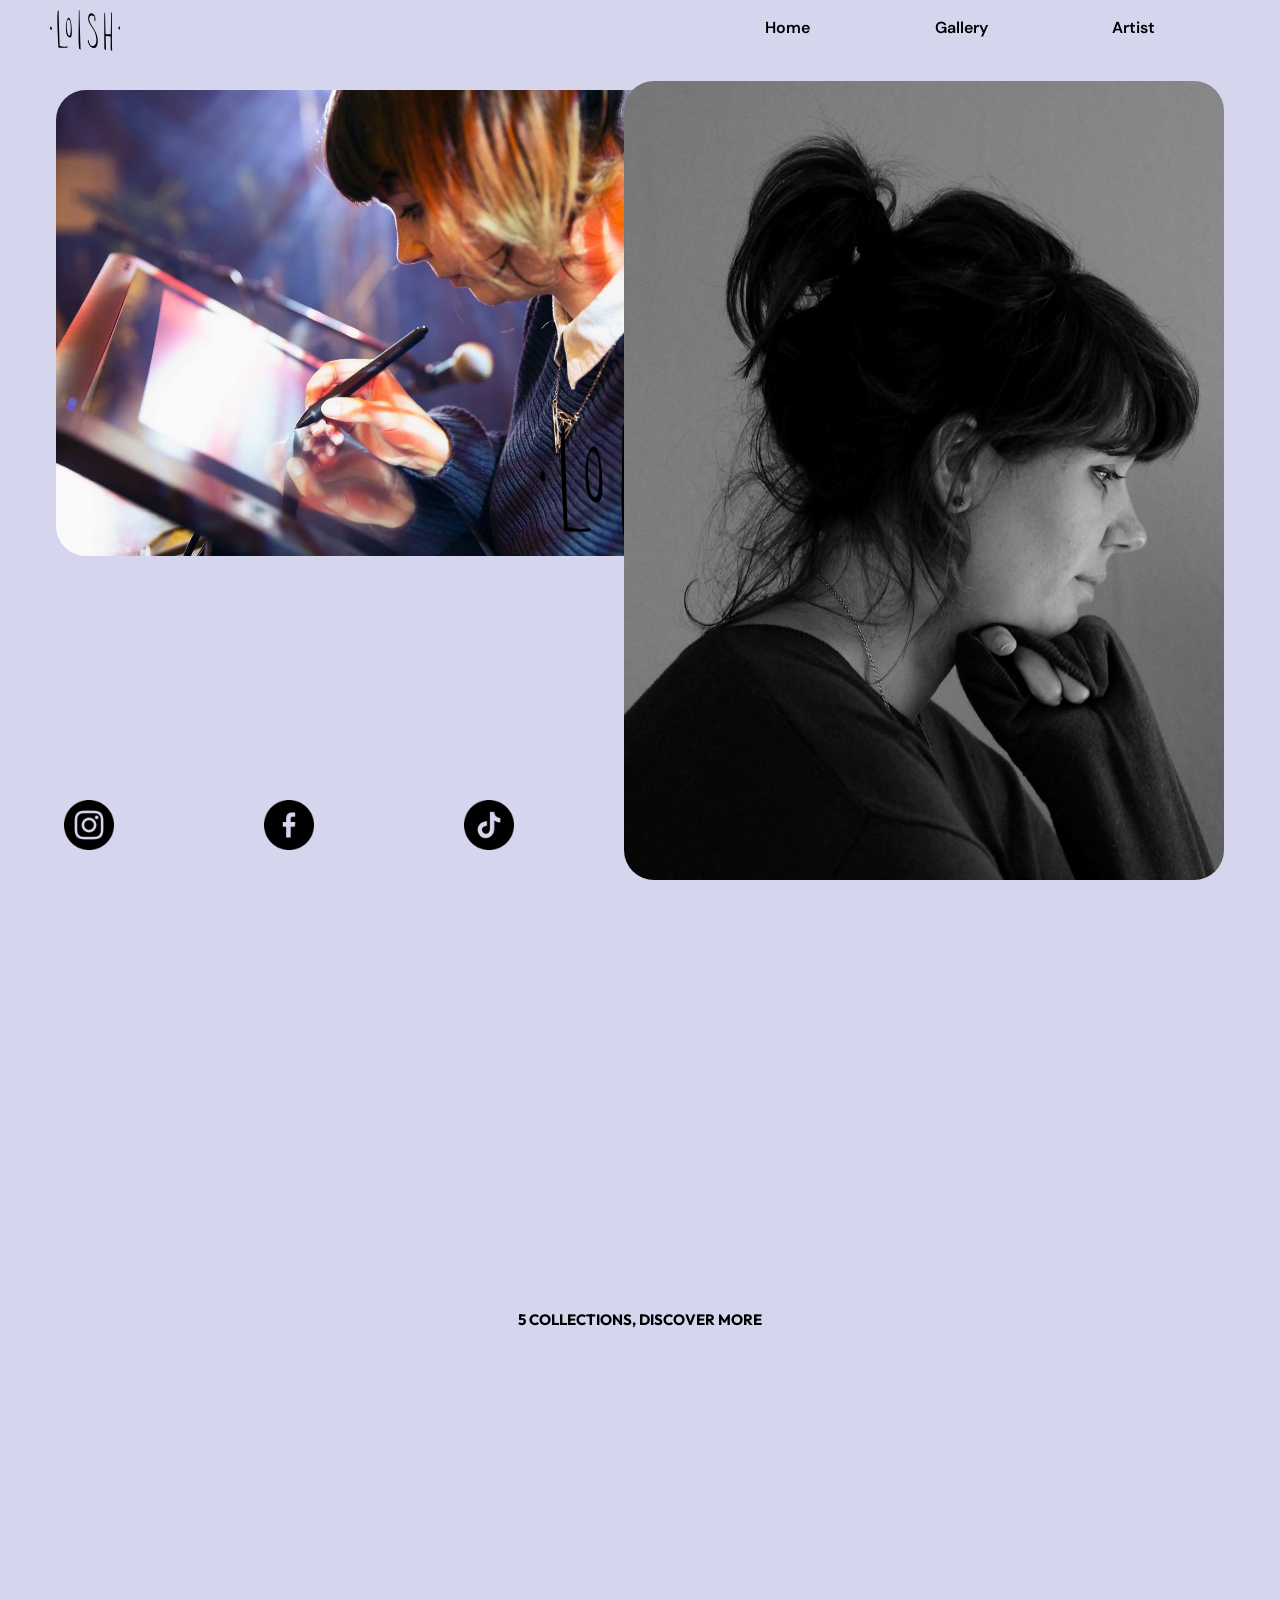
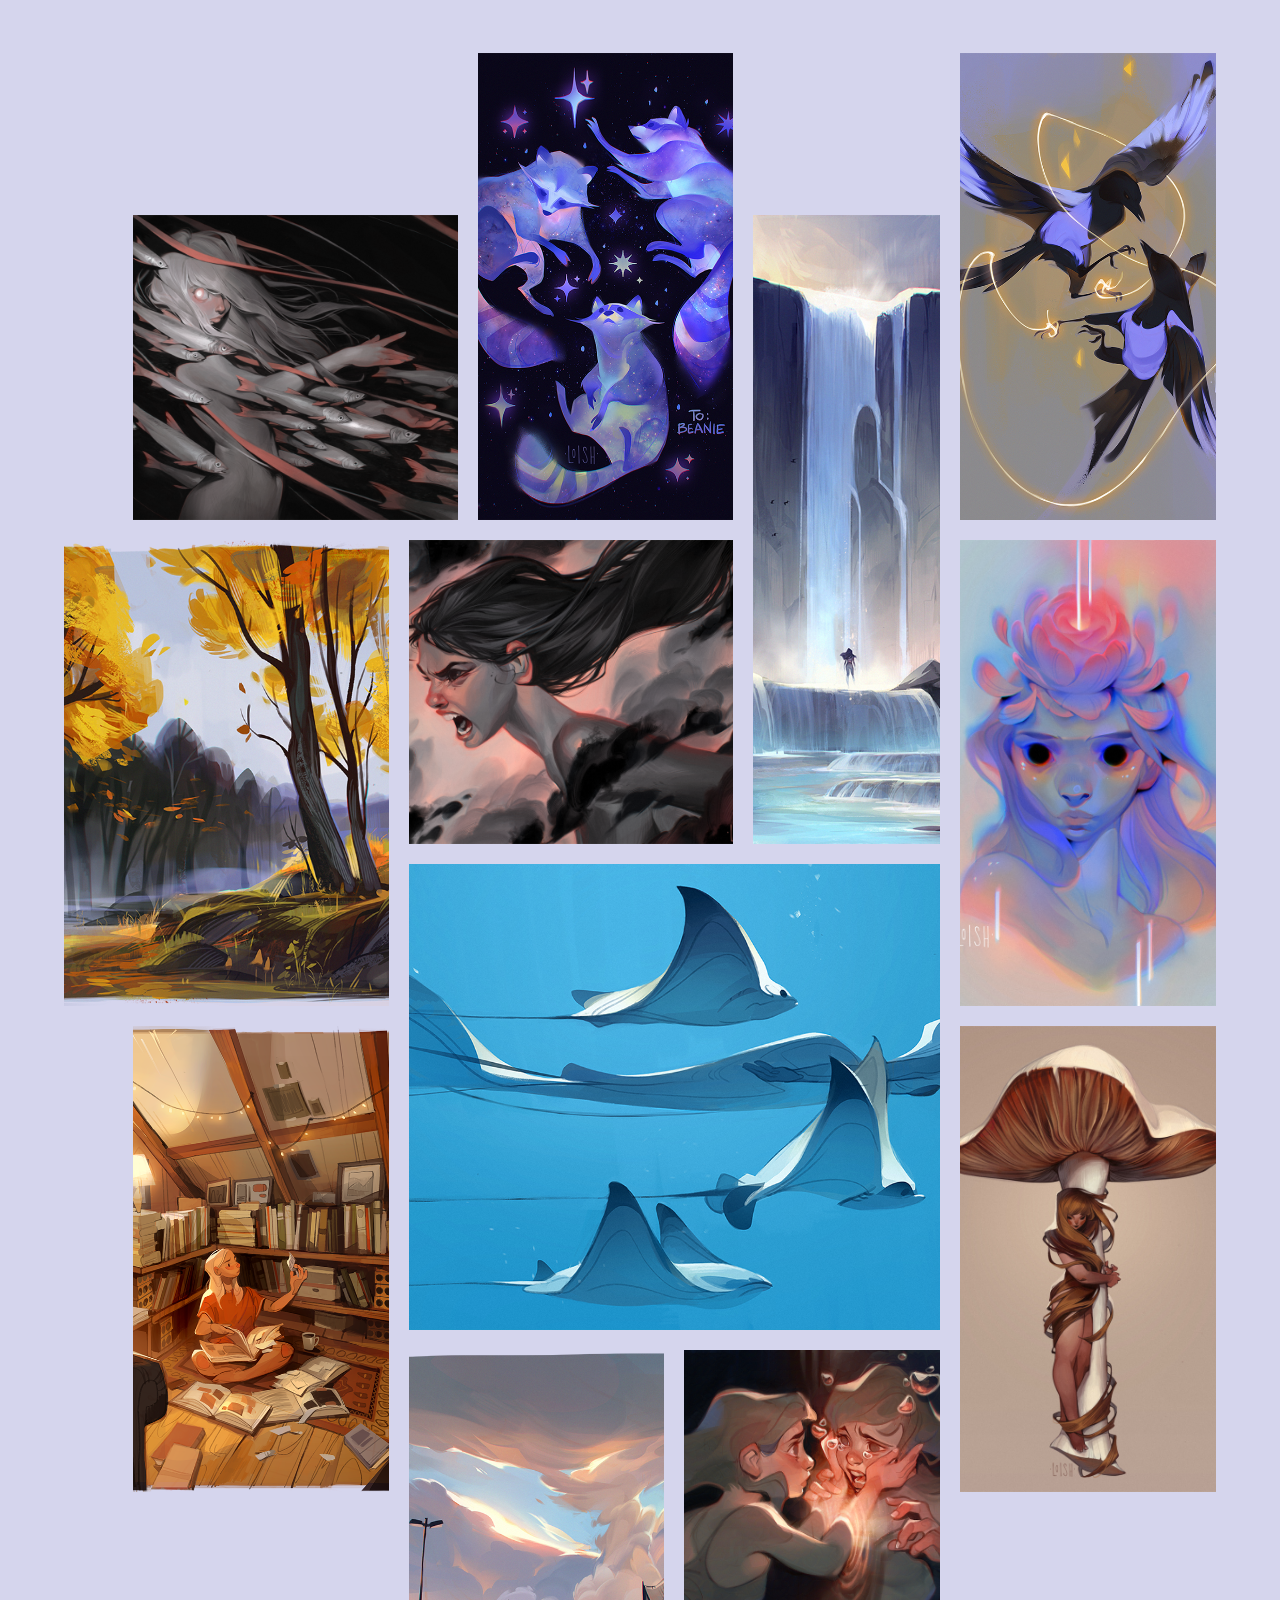
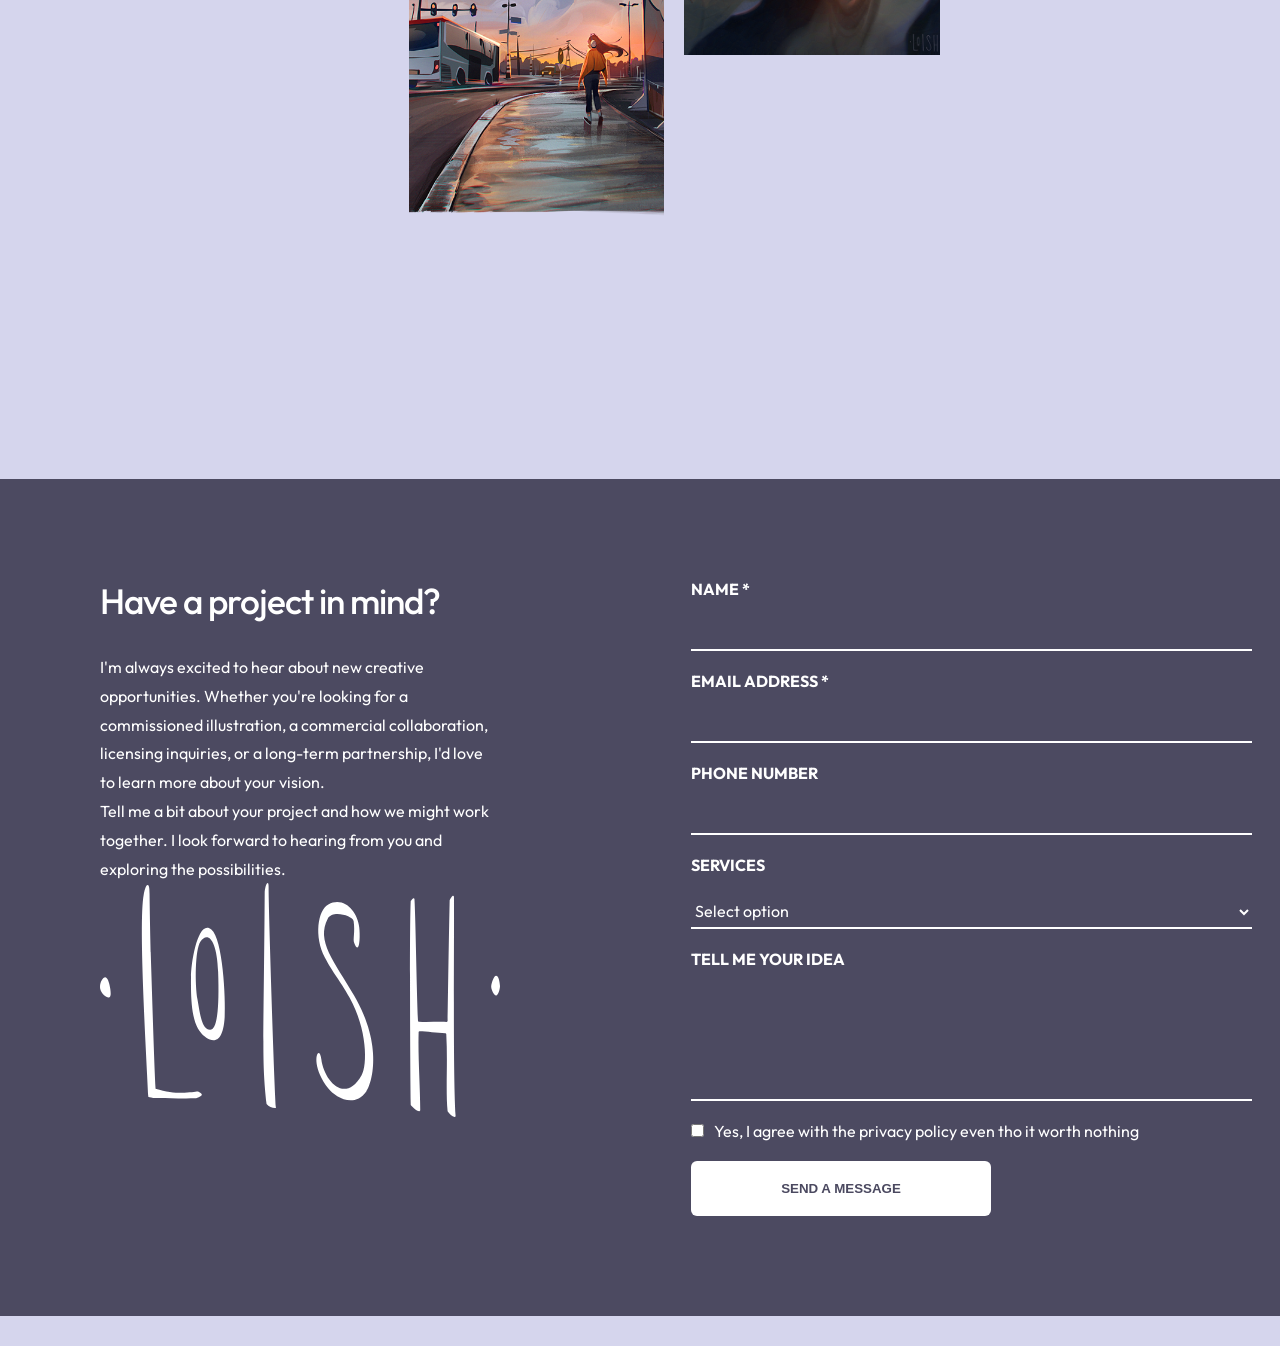
<file: index.html>
<!doctype html>
<html lang="en">
<head>
    <meta charset="UTF-8">
    <meta name="viewport"
          content="width=device-width, user-scalable=no, initial-scale=1.0, maximum-scale=1.0, minimum-scale=1.0">
    <meta http-equiv="X-UA-Compatible" content="ie=edge">
    <link rel="stylesheet" type="text/css" href="dist/css/glightbox.min.css">
    <link rel="stylesheet" type="text/css" href="style.css">
    <title>LoISH : Home</title>
</head>
<body class="home">
<div id="menu-mobile">
    <nav>
        <ul>
            <li><a href="#">Home</a></li>
            <li><a href="galerie.html">Gallery</a></li>
            <li><a href="artiste.html">Artist</a></li>
        </ul>
    </nav>
</div>
<div class="slide" id="home">
    <header>
        <div id="logo">
            <img src="loishnoir.svg" alt="LoISH">
        </div>
        <nav>
            <ul>
                <li><a href="#">Home</a></li>
                <li><a href="galerie.html">Gallery</a></li>
                <li><a href="artiste.html">Artist</a></li>
            </ul>
            <div id="burger">
                <div class="bar"></div>
                <div class="bar"></div>
                <div class="bar"></div>
            </div>
        </nav>
    </header>
    <div class="top-container">
        <img src="images/0about_loish.jpg" class="imggauche">
        <h1>
            <img src="loishnoir.svg" >
        </h1>
        <img src="images/0loish_headshot.jpeg" class="imgdroite">
    </div>
    <div class="social-links">
        <a href="https://www.instagram.com/loisvb/"><img src="images/instagram.png" alt="Instagram"></a>
        <a href="https://www.facebook.com/share/1F3tHMyYgD/"><img src="images/facebook.png" alt="Facebook"></a>
        <a href="https://www.tiktok.com/@loishh?_r=1&_t=ZN-97LmSVbC4GM"><img src="images/tiktok.png" alt="Tiktok"></a>
    </div>
</div>
<div class="slide" id="galerie">
    <div class="container">
        <h2> 5 COLLECTIONS, DISCOVER MORE </h2>
        <div id="container-gal">

            <div class="images img1">
                <a href="images/the_deep_2019_dusk.png" data-lightbox="gal" class="gal">
                    <img src="images/the_deep_2019_dusk.png" alt="image">
                </a>
            </div>
            <div class="images img2">
                <a href="images/autumn_walk_2021_cina.png" data-lightbox="gal" class="gal">
                    <img src="images/autumn_walk_2021_cina.png" alt="image">
                </a>
            </div>
            <div class="images img3">
                <a href="images/scream_2023_dusk.png" data-lightbox="gal" class="gal">
                    <img src="images/scream_2023_dusk.png" alt="image">
                </a>
            </div>
            <div class="images img4">
                <a href="images/after_the_rain_2020_cina.png" data-lightbox="gal" class="gal">
                    <img src="images/after_the_rain_2020_cina.png" alt="image">
                </a>
            </div>
            <div class="images img5">
                <a href="images/mushroom_2020_bloom.jpg" data-lightbox="gal" class="gal">
                    <img src="images/mushroom_2020_bloom.jpg" alt="image">
                </a>
            </div>
            <div class="images img6">
                <a href="images/cascade_2022_dr.png" data-lightbox="gal" class="gal">
                    <img src="images/cascade_2022_dr.png" alt="image">
                </a>
            </div>
            <div class="images img7">
                <a href="images/scrapbook_2023_cina.png" data-lightbox="gal" class="gal">
                    <img src="images/scrapbook_2023_cina.png" alt="image">
                </a>
            </div>
            <div class="images img8">
                <a href="images/stingrays_2023_dr.png" data-lightbox="gal" class="gal">
                    <img src="images/stingrays_2023_dr.png" alt="image">
                </a>
            </div>
            <div class="images img9">
                <a href="images/space_raccoons_2026_cand.png" data-lightbox="gal" class="gal">
                    <img src="images/space_raccoons_2026_cand.png" alt="image">
                </a>
            </div>
            <div class="images img10">
                <a href="images/magpies_2025_dusk.png" data-lightbox="gal" class="gal">
                    <img src="images/magpies_2025_dusk.png" alt="image">
                </a>
            </div>
            <div class="images img11">
                <a href="images/glitch_2025_bloom.png" data-lightbox="gal" class="gal">
                    <img src="images/glitch_2025_bloom.png" alt="image">
                </a>
            </div>
            <div class="images img12">
                <a href="images/compassion_2024_dusk.png" data-lightbox="gal" class="gal">
                    <img src="images/compassion_2024_dusk.png" alt="image">
                </a>
            </div>
        </div>
    </div>
</div>
<footer id="contact">

    <div class="contact-text">
        <h2>Have a project in mind?</h2>


        <p>I'm always excited to hear about new creative opportunities. Whether you're looking for a commissioned illustration, a commercial collaboration, licensing inquiries, or a long-term partnership, I'd love to learn more about your vision.</p>

        <p> Tell me a bit about your project and how we might work together. I look forward to hearing from you and exploring the possibilities.        </p>
        <div class="contact-svg">
            <img src="loishblanc.svg" >
        </div>

    </div>

    <form class="contact-form">

        <label>NAME *</label>
        <input type="text">

        <label>EMAIL ADDRESS *</label>
        <input type="email">

        <label>PHONE NUMBER</label>
        <input type="tel">

        <label>SERVICES</label>
        <select>
            <option>Select option</option>
            <option>Questions</option>
            <option>Personal project</option>
            <option>Business proposal</option>
        </select>

        <label>TELL ME YOUR IDEA</label>
        <textarea></textarea>

        <div class="consent">
            <input type="checkbox">
            <span>Yes, I agree with the privacy policy even tho it worth nothing</span>
        </div>

        <button type="submit">
            SEND A MESSAGE
        </button>

    </form>

</footer>
<script src="dist/js/glightbox.min.js"></script>
<script>
    var lightbox = GLightbox();
    var lightboxDescription = GLightbox({
        selector: '.gal'
    });

    const burger = document.querySelector("#burger");
    const menuMobile = document.querySelector("#menu-mobile");
    //select links (retourne un tableau - array)
    const links = document.querySelectorAll ("#menu-mobile nav ul li a")


    // fonction fléchee () => {}
    burger.addEventListener("click",()=>{
        burger.classList.toggle("open");
        menuMobile.classList.toggle("open");
    })

    //boucle/parcourir le tableau link
    for(let link of links){
        link.addEventListener("click",()=>{
            burger.classList.remove("open")
            menuMobile.classList.remove("open")
        })
    }

        const images = document.querySelectorAll('.images a');

        const observer = new IntersectionObserver(entries => {
        entries.forEach(entry => {
            if (entry.isIntersecting) {
                entry.target.classList.add('visible');
            }
        });
    }, {
        threshold: 0.2
    });

        images.forEach(image => {
        observer.observe(image);
    });

</script>
</body>
</html>
</file>
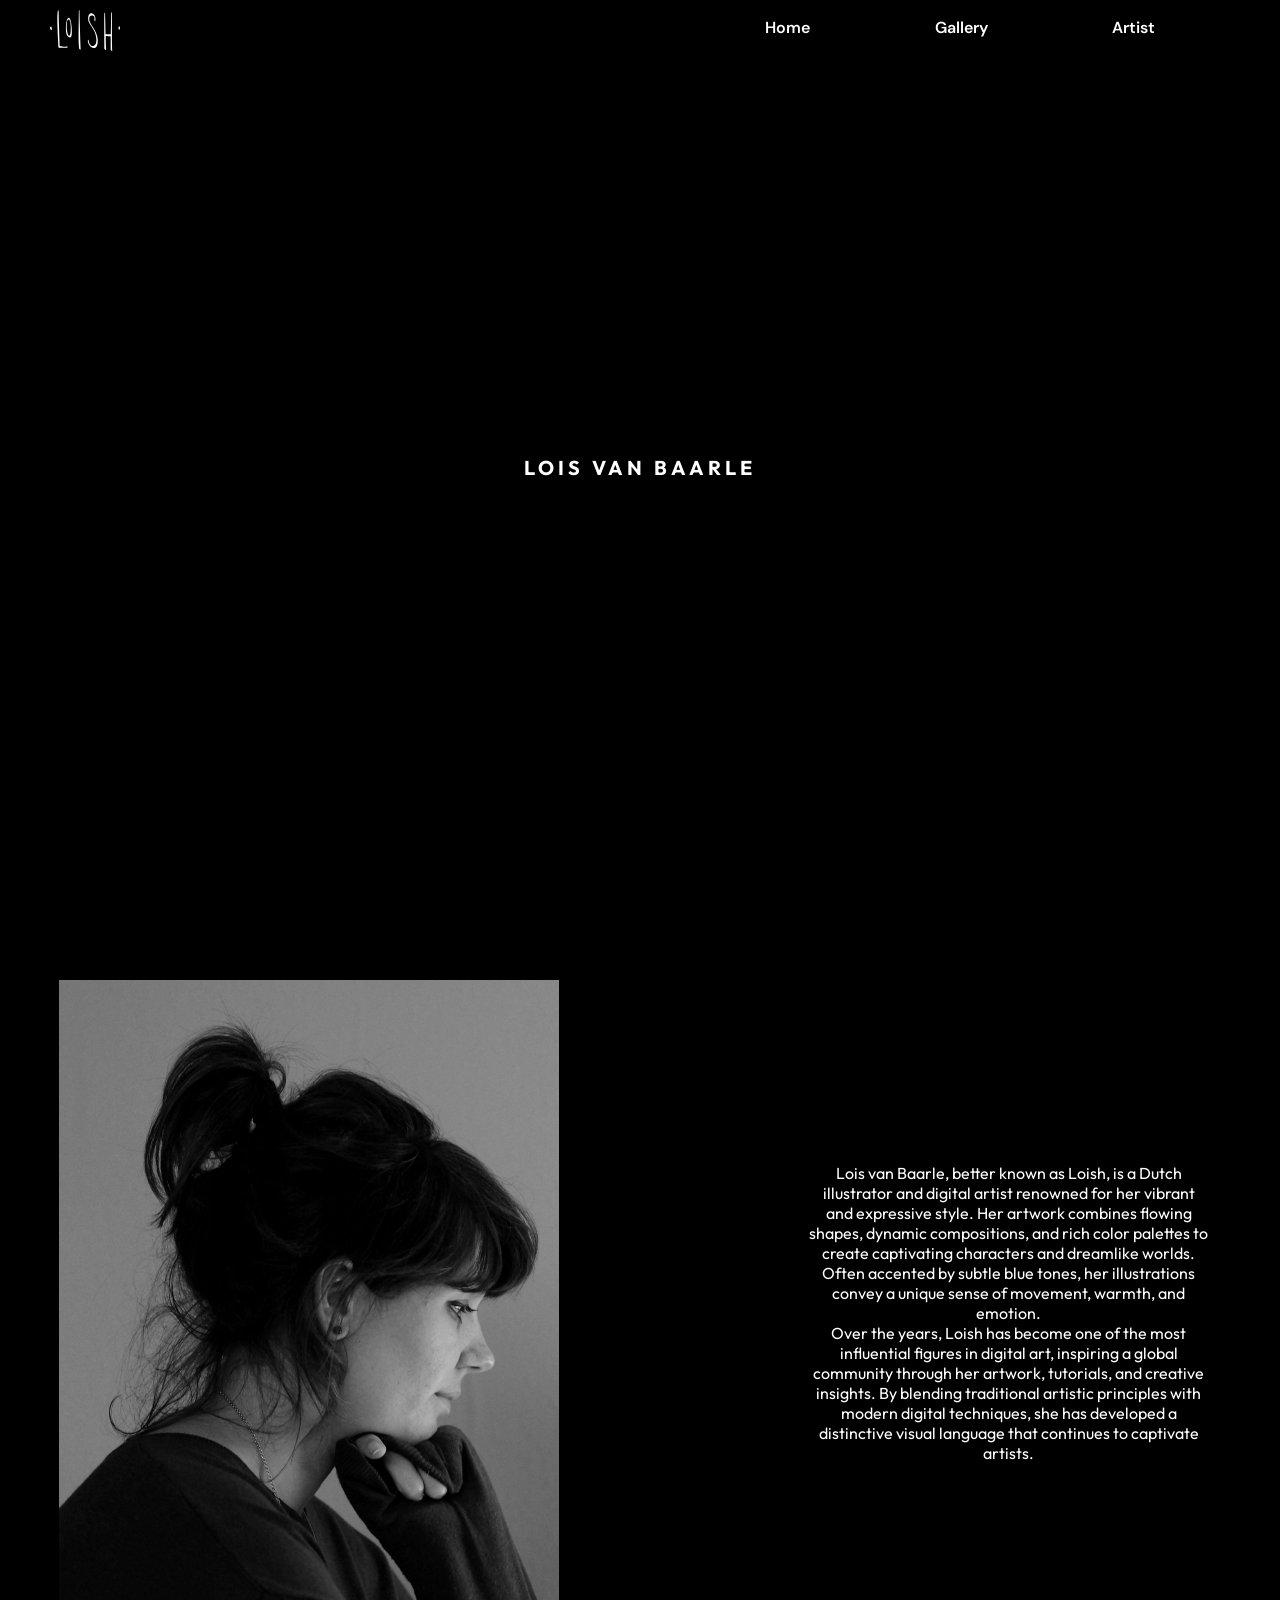
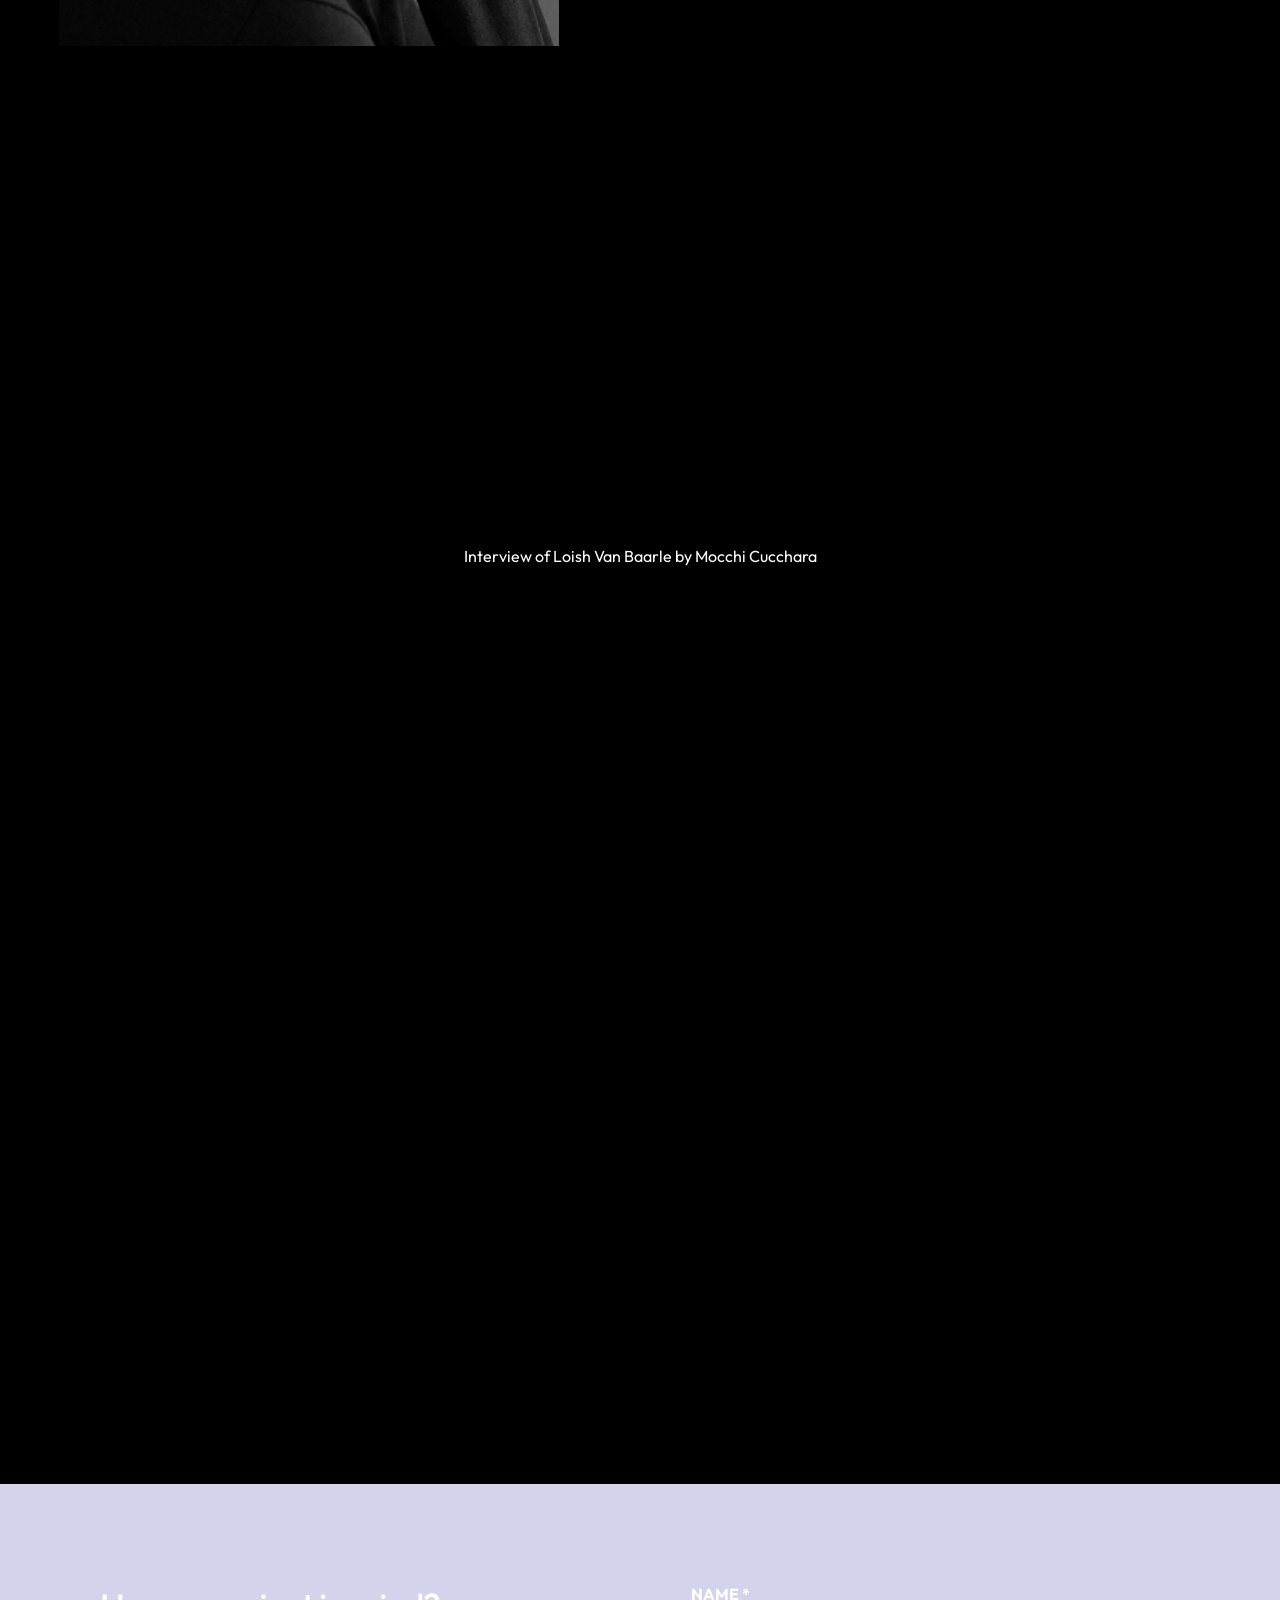
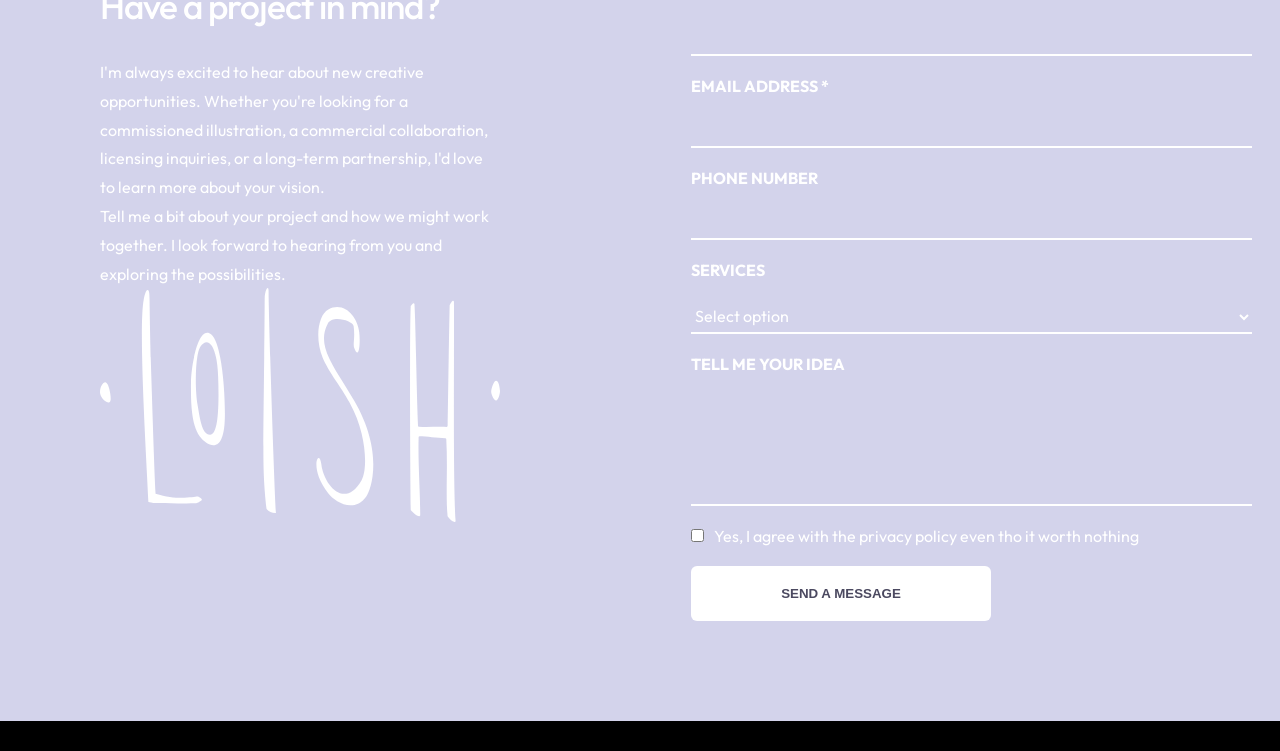
<file: artiste.html>
<!doctype html>
<html lang="en">
<head>
    <meta charset="UTF-8">
    <meta name="viewport"
          content="width=device-width, user-scalable=no, initial-scale=1.0, maximum-scale=1.0, minimum-scale=1.0">
    <meta http-equiv="X-UA-Compatible" content="ie=edge">
    <link rel="stylesheet" type="text/css" href="./dist/css/glightbox.min.css">
    <link rel="stylesheet" type="text/css" href="./style.css">
    <title>LoISH : Artist</title>
</head>
<body class="artist">
<div id="menu-mobile">
    <nav>
        <ul>
            <li><a href="index.html">Home</a></li>
            <li><a href="galerie.html">Gallery</a></li>
            <li><a href="#">Artist</a></li>
        </ul>
    </nav>
</div>
<div class="slide" id="artist-slide">
    <header>
        <div id="logo">
            <img src="loishblanc.svg" alt="LoISH">
        </div>
        <nav>
            <ul>
                <li><a href="index.html">Home</a></li>
                <li><a href="galerie.html">Gallery</a></li>
                <li><a href="#">Artist</a></li>
            </ul>
            <div id="burger">
                <div class="bar"></div>
                <div class="bar"></div>
                <div class="bar"></div>
            </div>
        </nav>
    </header>
    <section id="artist">

        <h4>LOIS VAN BAARLE</h4>

        <div class="artist-pres">
            <img src="images/0loish_headshot.jpeg" alt="Loish">
            <div class="artist-text">
                <p>Lois van Baarle, better known as Loish, is a Dutch illustrator and digital artist renowned for her vibrant and expressive style. Her artwork combines flowing shapes, dynamic compositions, and rich color palettes to create captivating characters and dreamlike worlds. Often accented by subtle blue tones, her illustrations convey a unique sense of movement, warmth, and emotion.</p>

                <p>Over the years, Loish has become one of the most influential figures in digital art, inspiring a global community through her artwork, tutorials, and creative insights. By blending traditional artistic principles with modern digital techniques, she has developed a distinctive visual language that continues to captivate artists.</p>
            </div>
        </div>
        <p class="video-title">
        Interview of Loish Van Baarle by Mocchi Cucchara
        </p>

        <div class="artist-video">
            <iframe
                    src="https://www.youtube.com/embed/Sw6IzWc4aGk"
                    title="YouTube video player"
                    allowfullscreen>
            </iframe>

        </div>
    </section>

<footer class="artiste" id="contact">

    <div class="contact-text">
        <h2>Have a project in mind?</h2>


        <p>I'm always excited to hear about new creative opportunities. Whether you're looking for a commissioned illustration, a commercial collaboration, licensing inquiries, or a long-term partnership, I'd love to learn more about your vision.</p>

        <p> Tell me a bit about your project and how we might work together. I look forward to hearing from you and exploring the possibilities.        </p>
        <div class="contact-svg">
            <img src="loishblanc.svg" >
        </div>

    </div>

    <form class="contact-form">

        <label>NAME *</label>
        <input type="text">

        <label>EMAIL ADDRESS *</label>
        <input type="email">

        <label>PHONE NUMBER</label>
        <input type="tel">

        <label>SERVICES</label>
        <select>
            <option>Select option</option>
            <option>Questions</option>
            <option>Personal project</option>
            <option>Business proposal</option>
        </select>

        <label>TELL ME YOUR IDEA</label>
        <textarea></textarea>

        <div class="consent">
            <input type="checkbox">
            <span>Yes, I agree with the privacy policy even tho it worth nothing</span>
        </div>

        <button type="submit">
            SEND A MESSAGE
        </button>

    </form>

</footer>
    </div>

<script src="dist/js/glightbox.min.js"></script>
<script>
    const elements = document.querySelectorAll(
        '.artist-pres img, .artist-text, .video-title, .artist-video'
    );

    const observer = new IntersectionObserver((entries) => {

        entries.forEach(entry => {

            if(entry.isIntersecting){
                entry.target.classList.add('visible');
            }

        });

    }, {
        threshold: 0.2
    });

    elements.forEach(element => {
        observer.observe(element);
    });
    var lightbox = GLightbox();
    var lightboxDescription = GLightbox({
        selector: '.gal'
    });

    const burger = document.querySelector("#burger");
    const menuMobile = document.querySelector("#menu-mobile");
    //select links (retourne un tableau - array)
    const links = document.querySelectorAll ("#menu-mobile nav ul li a")


    // fonction fléchee () => {}
    burger.addEventListener("click",()=>{
        burger.classList.toggle("open");
        menuMobile.classList.toggle("open");
    })

    //boucle/parcourir le tableau link
    for(let link of links){
        link.addEventListener("click",()=>{
            burger.classList.remove("open")
            menuMobile.classList.remove("open")
        })
    }

</script>
</body>
</html>
</file>
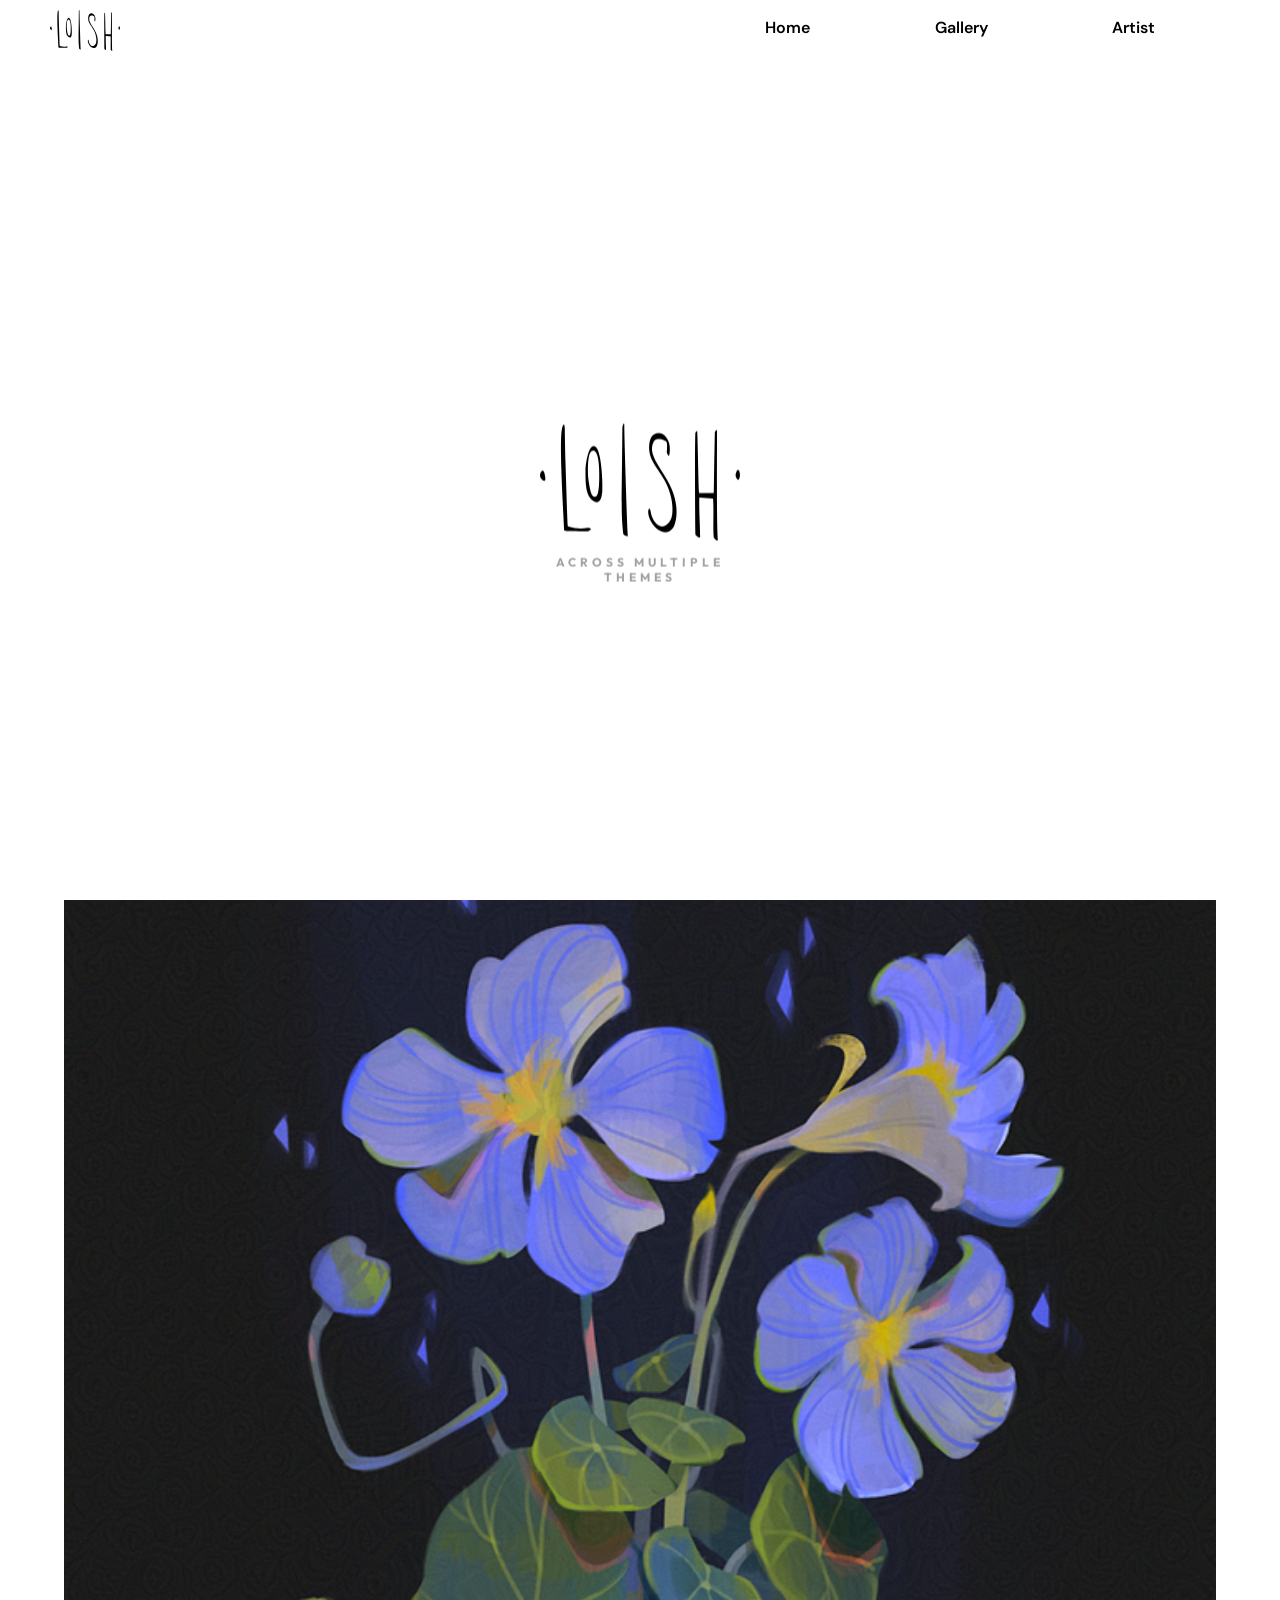
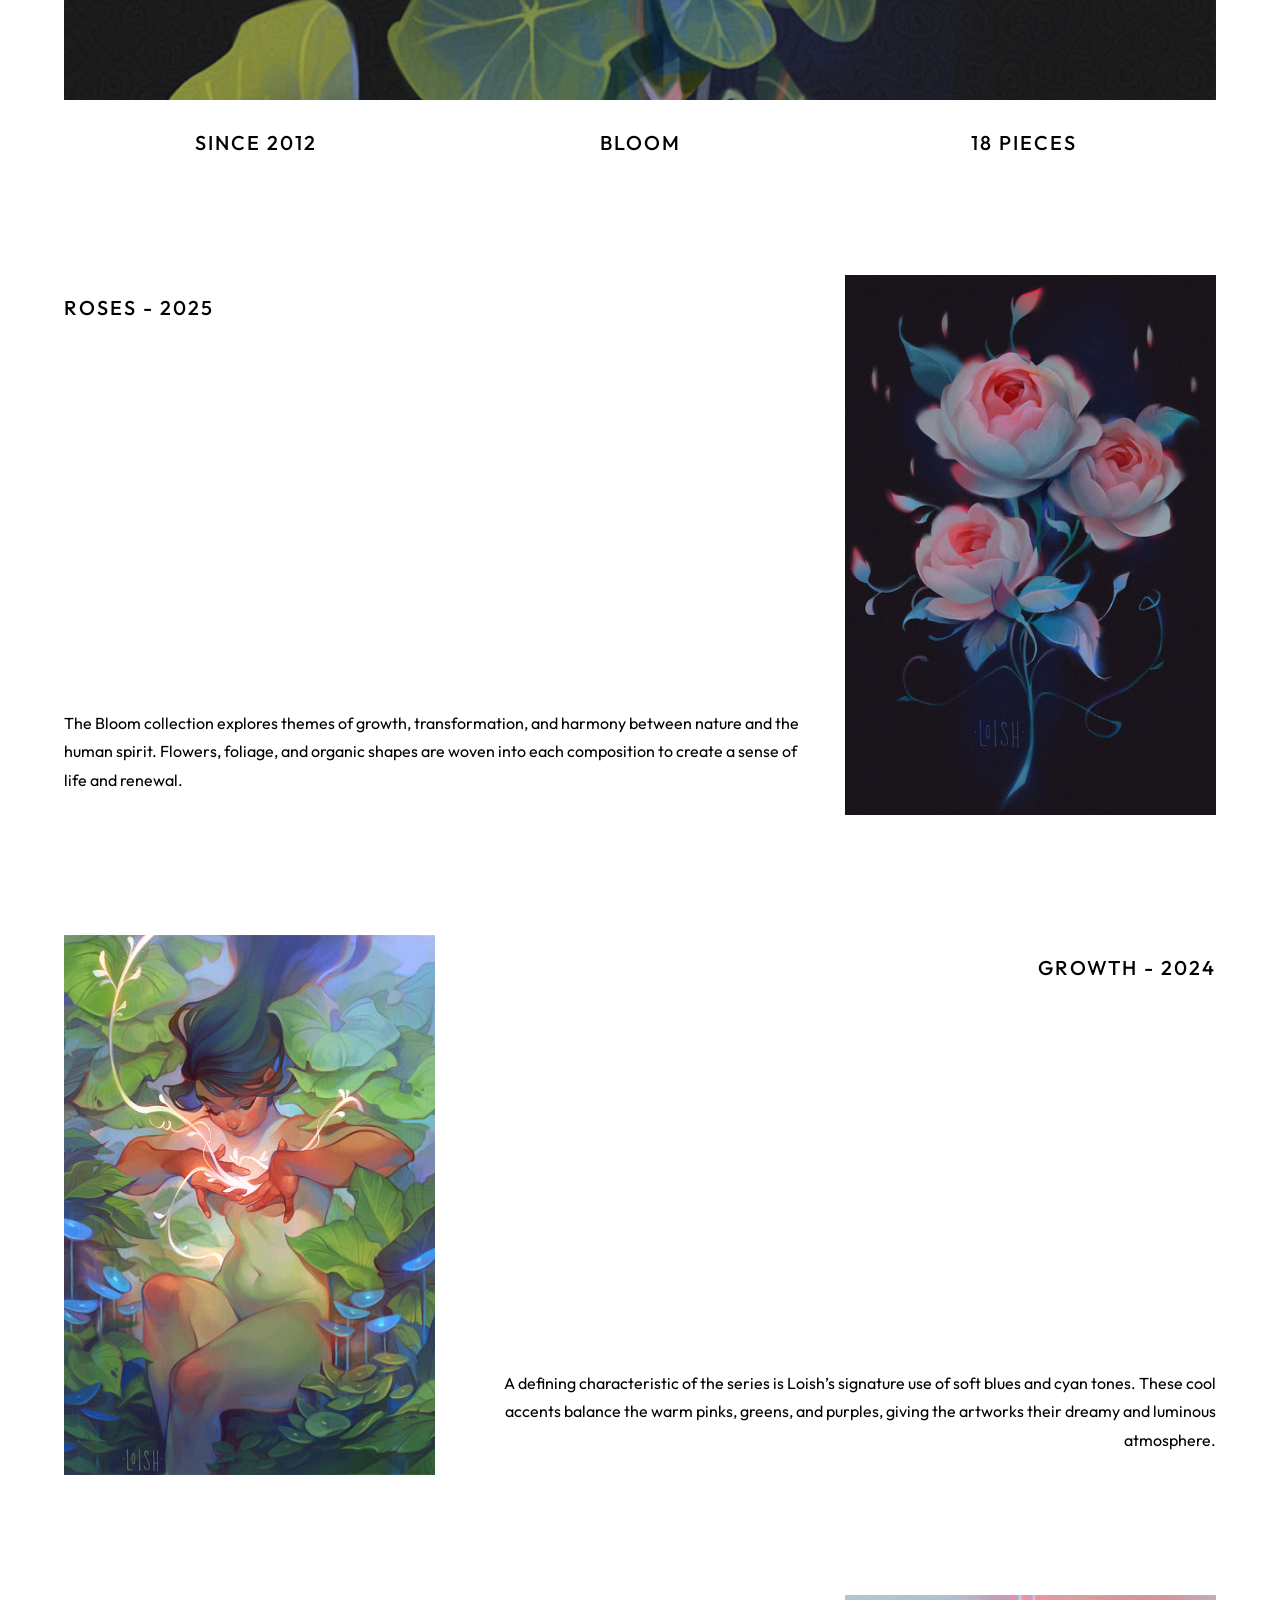
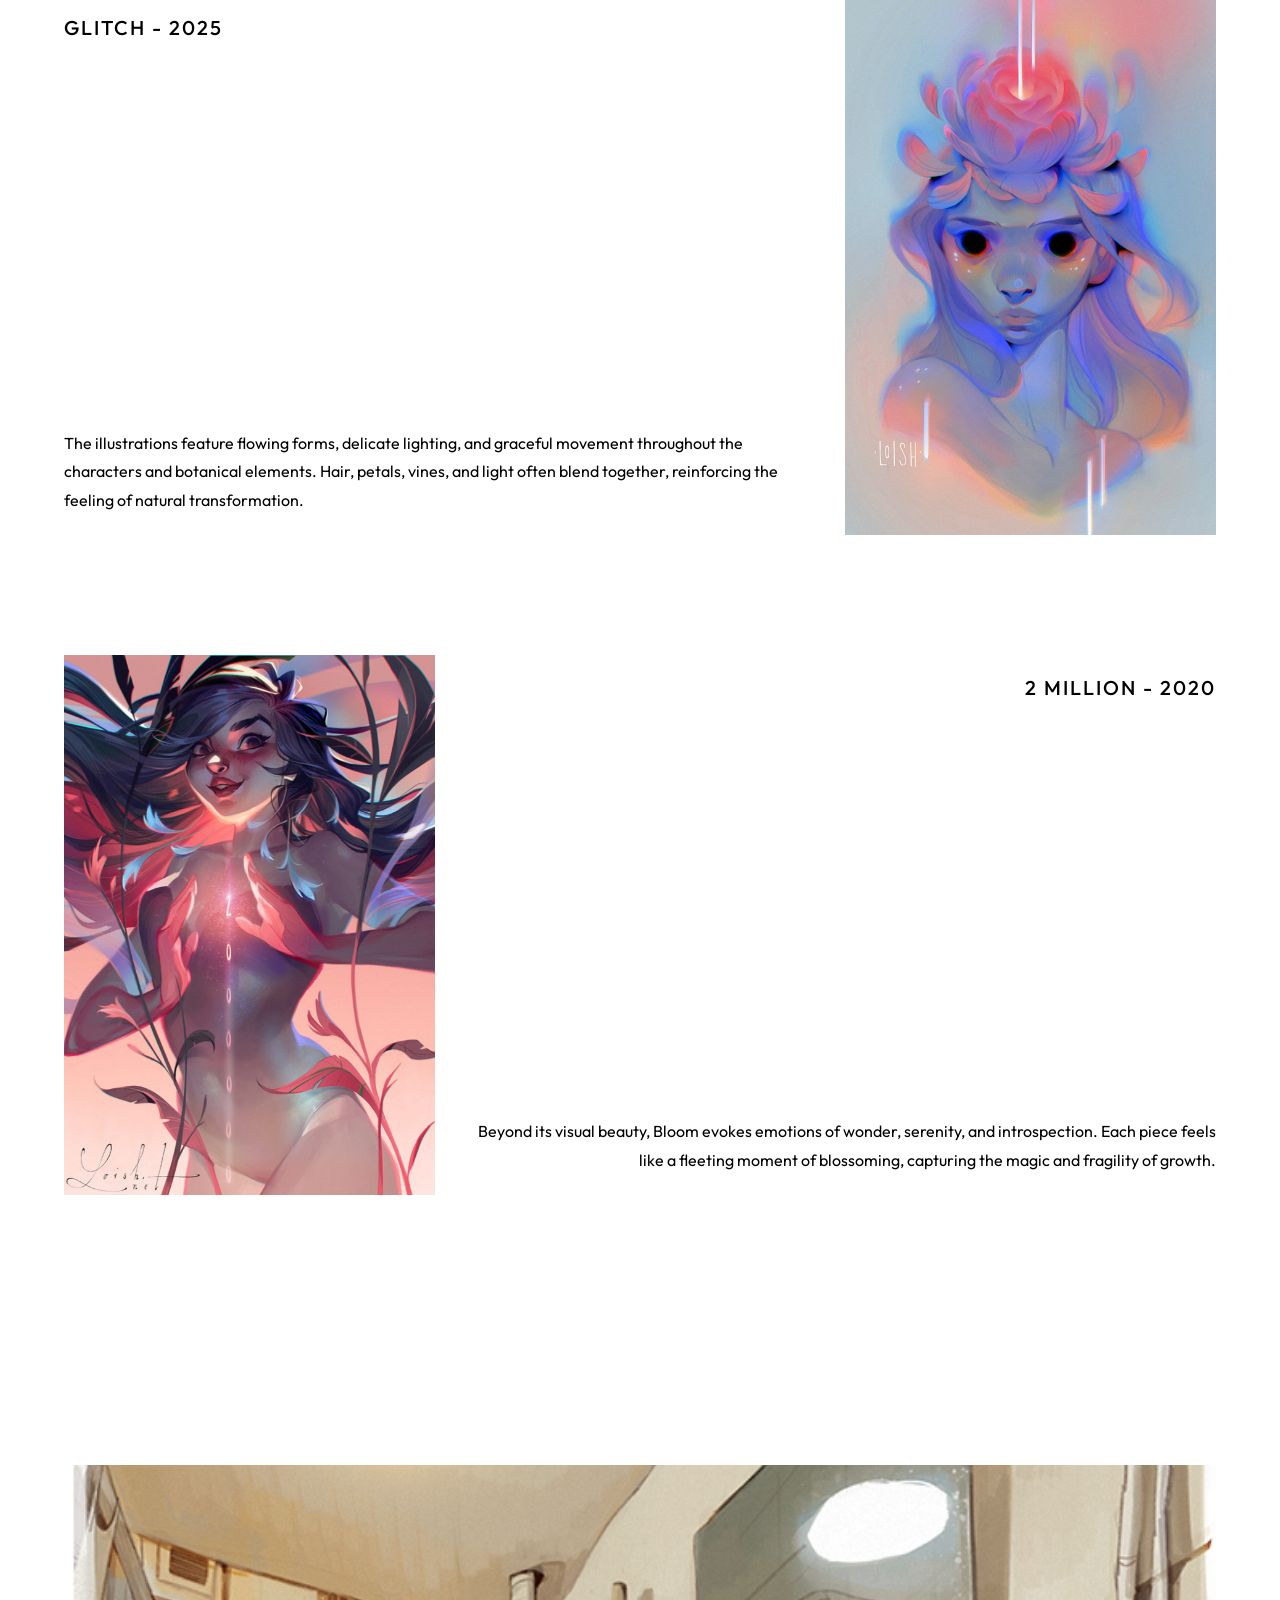
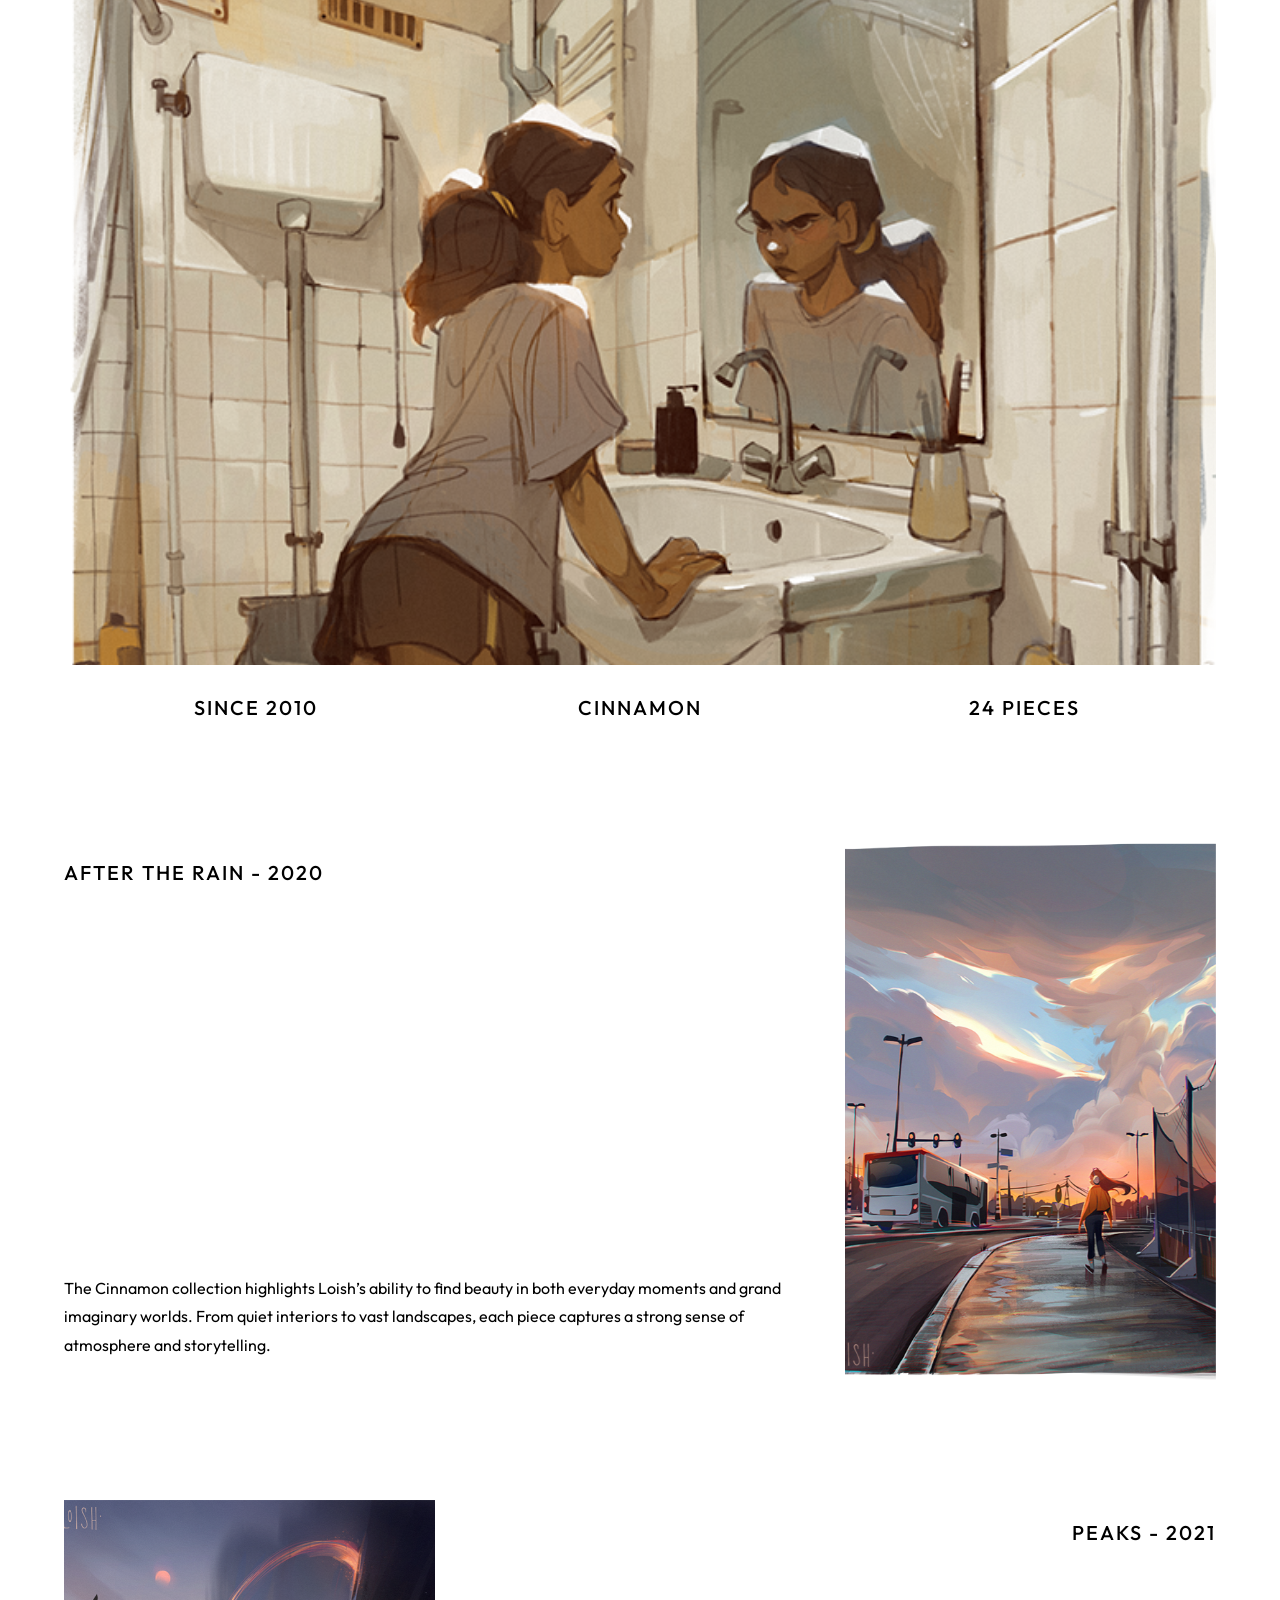
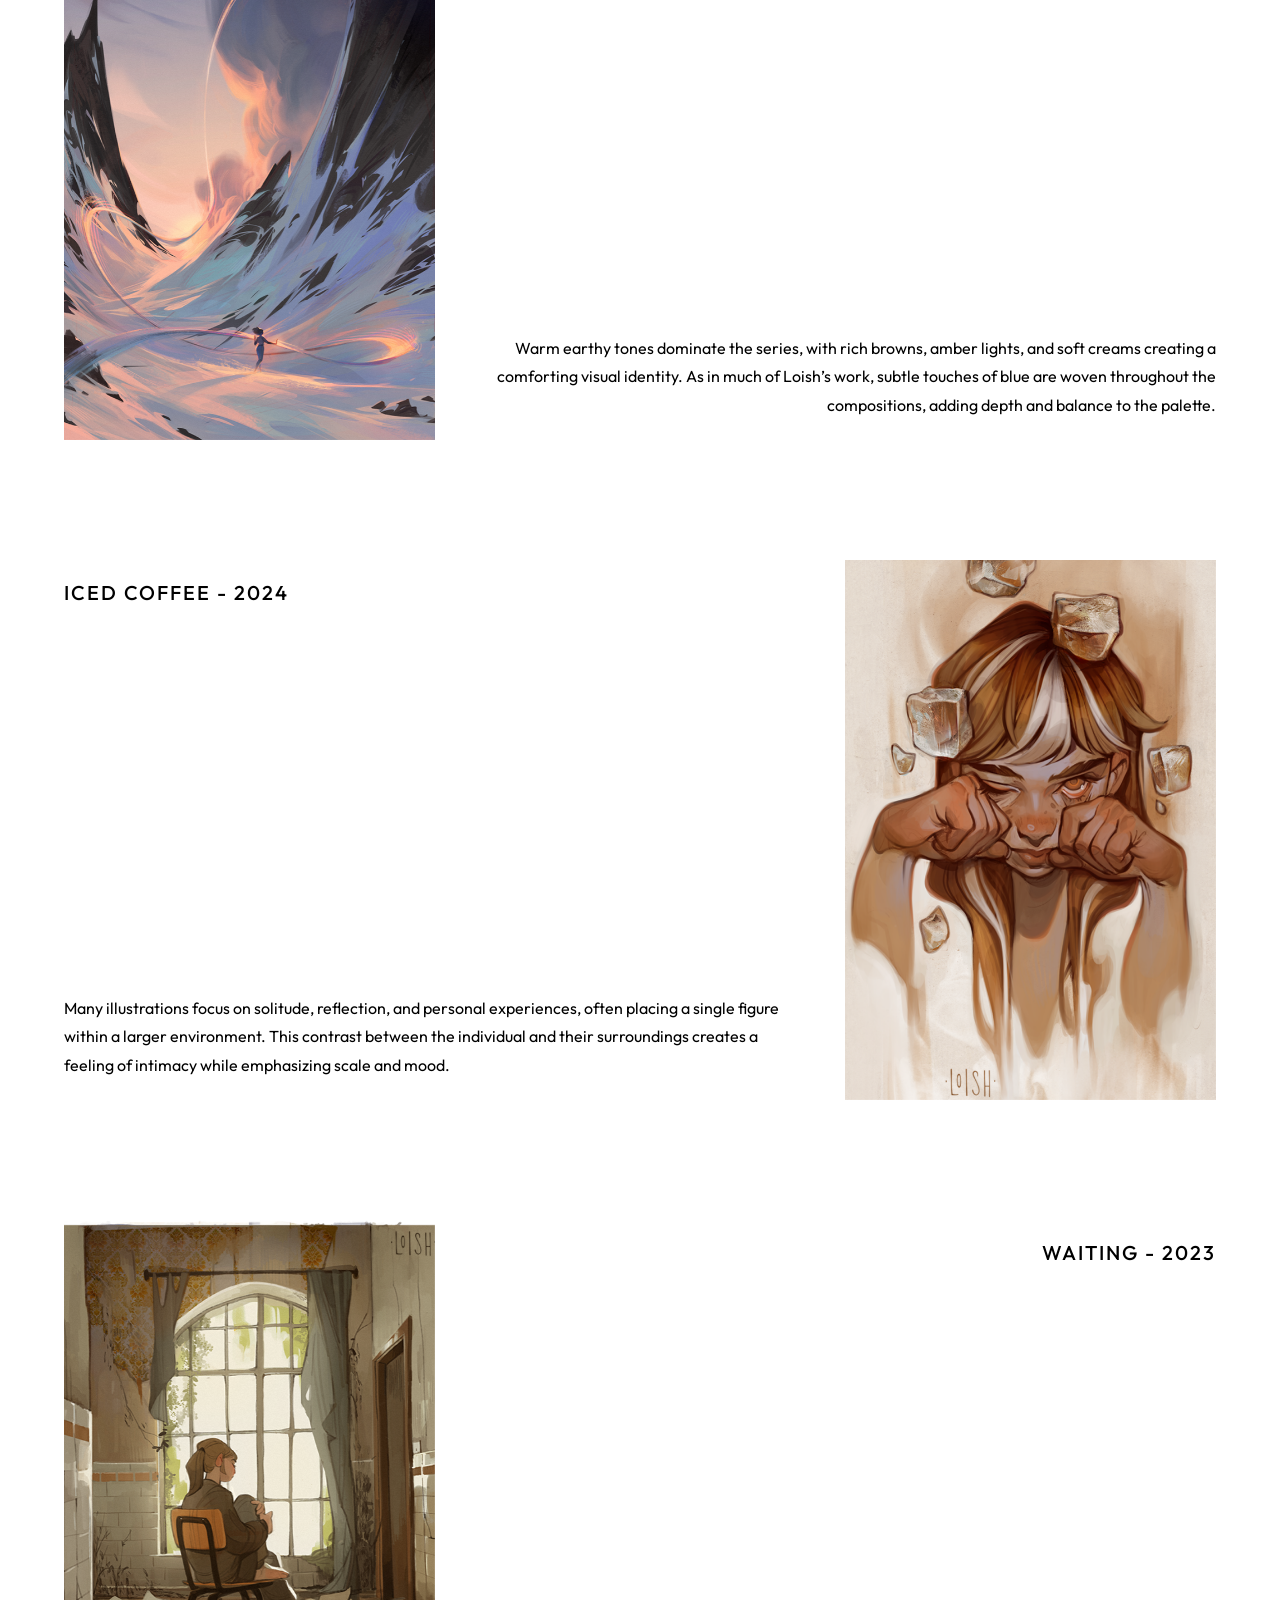
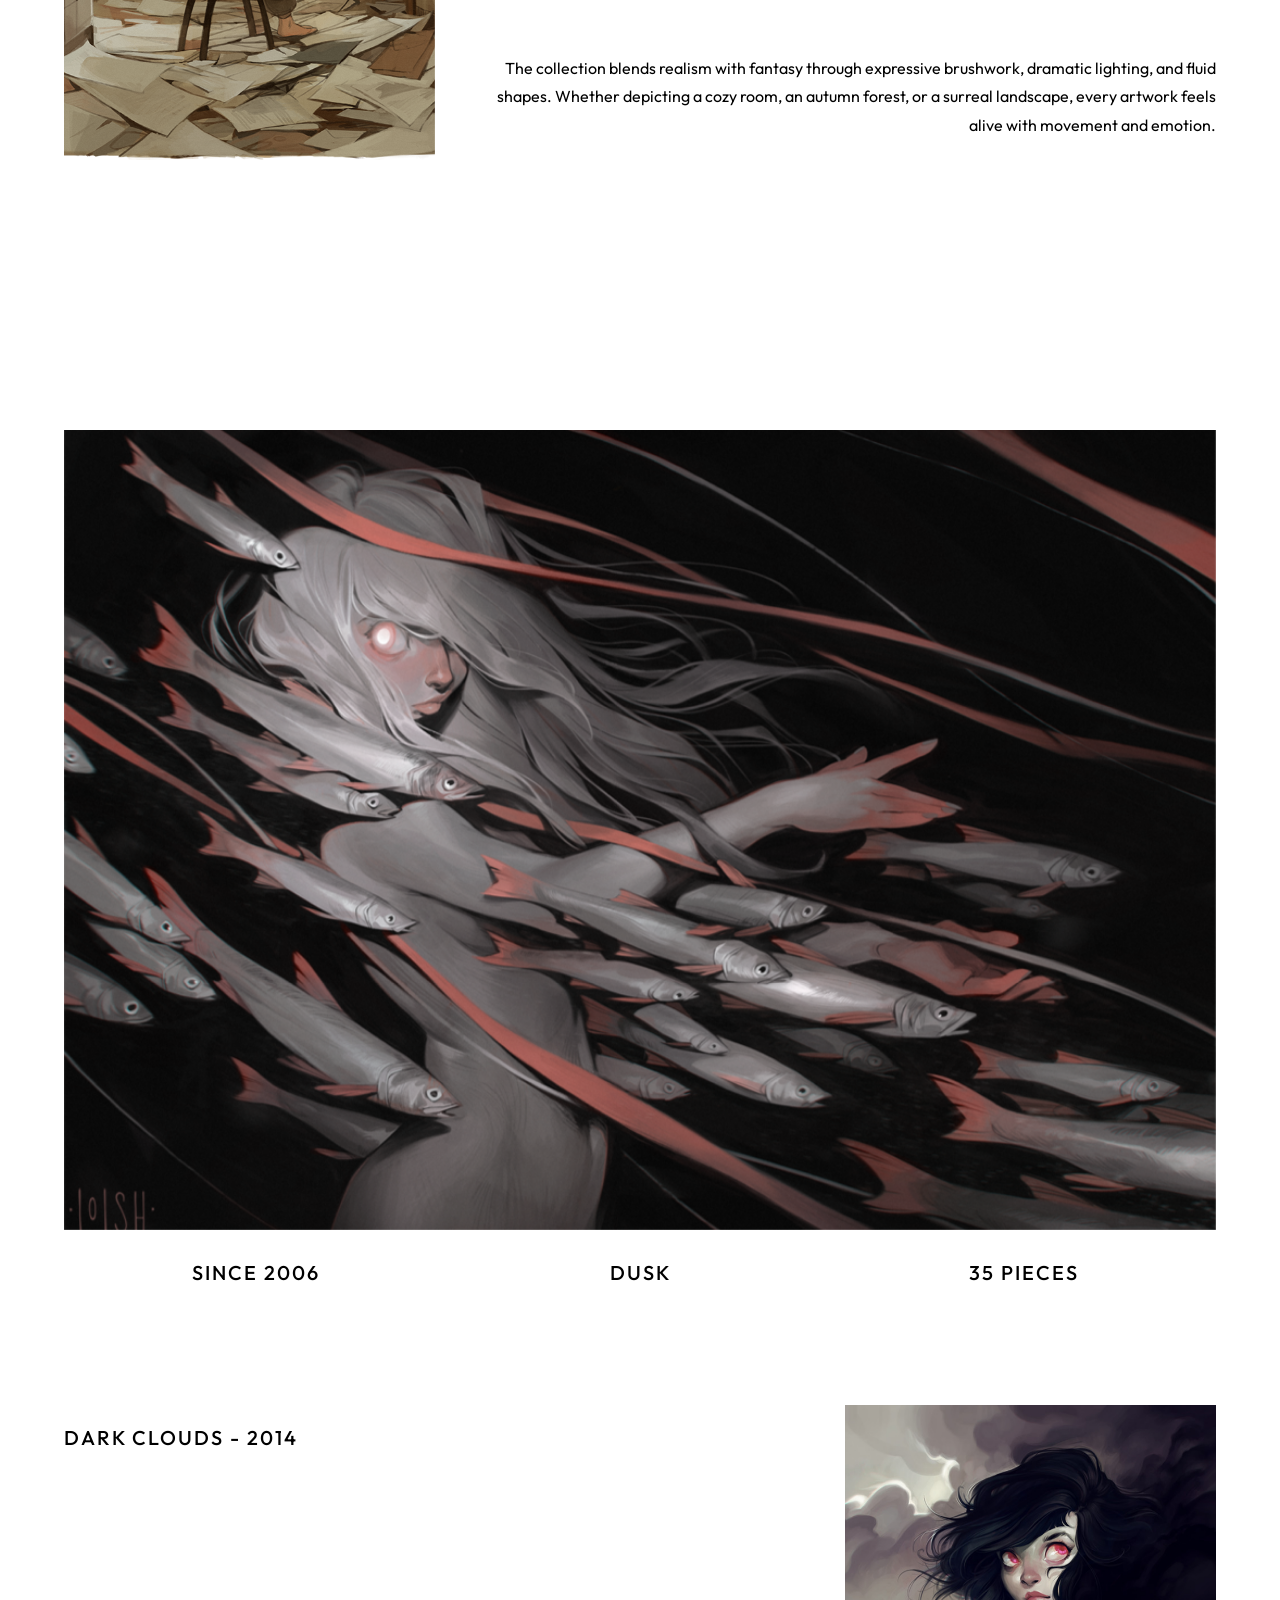
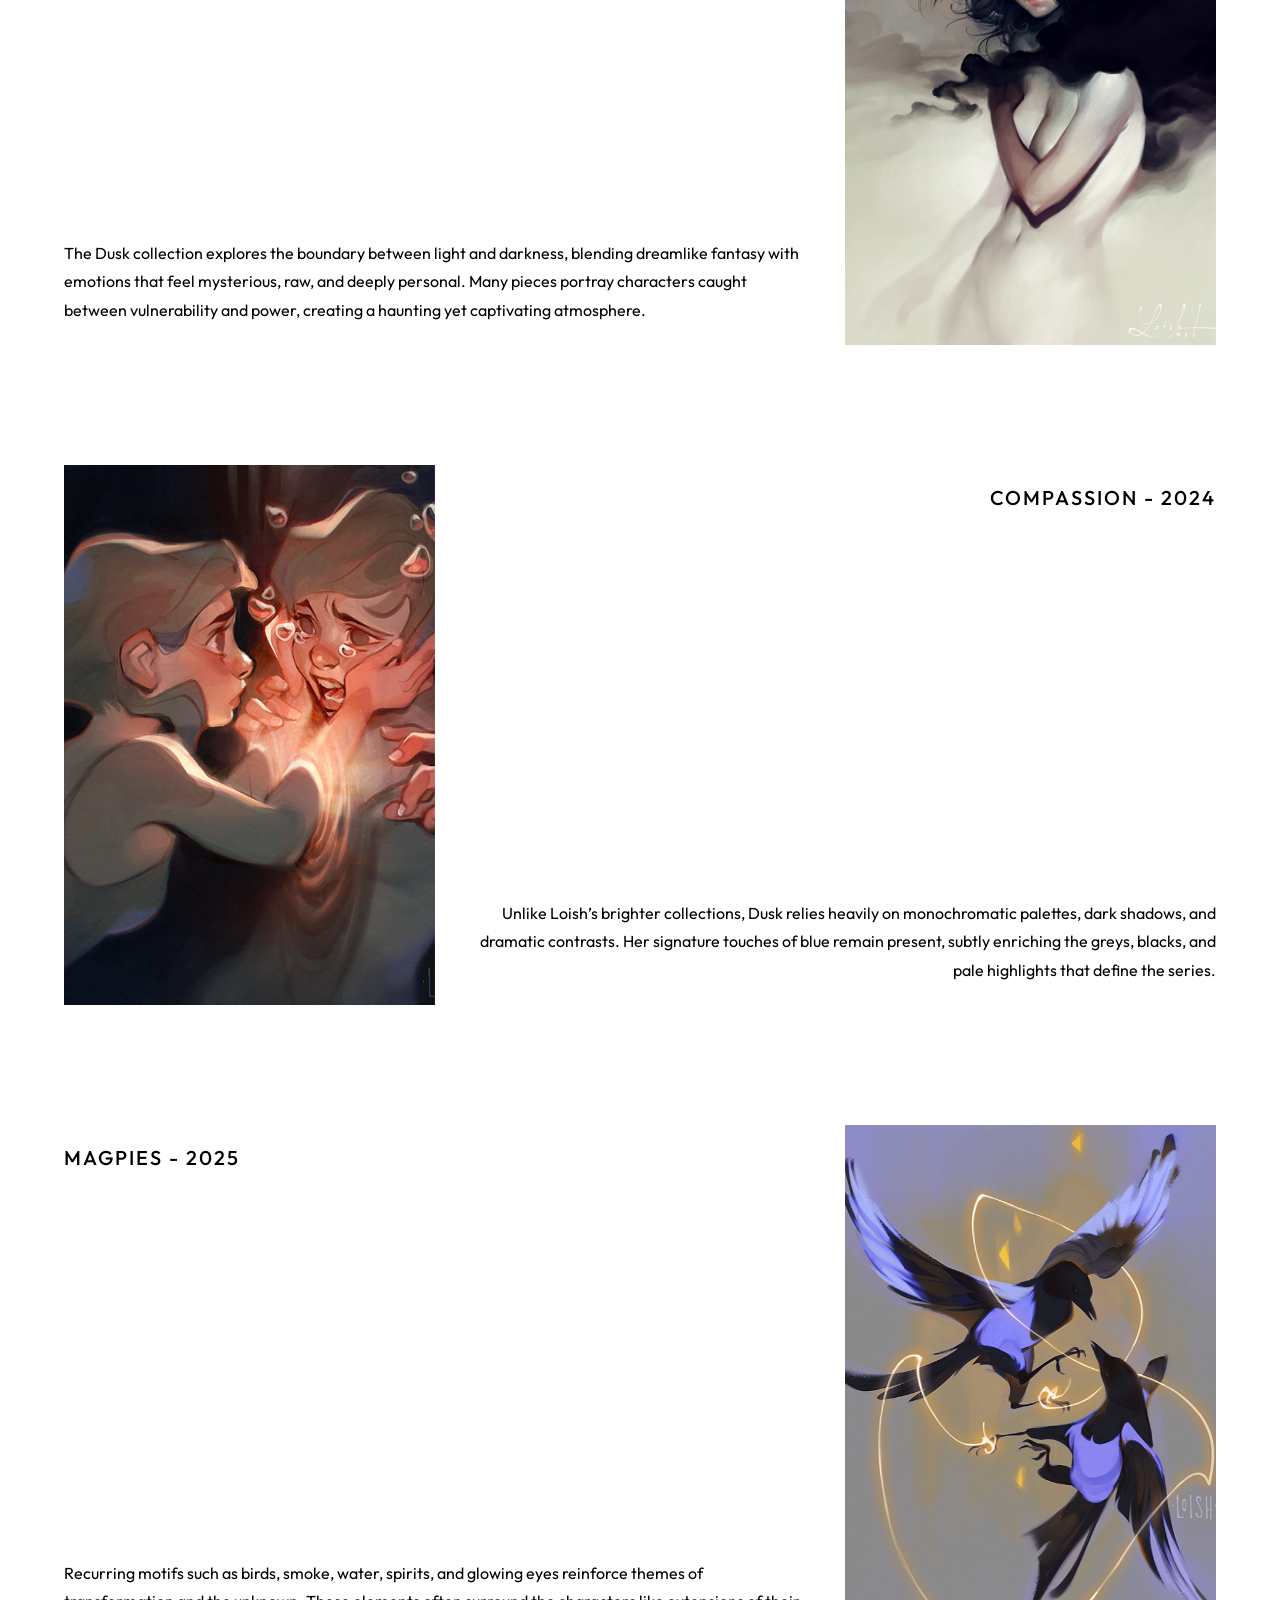
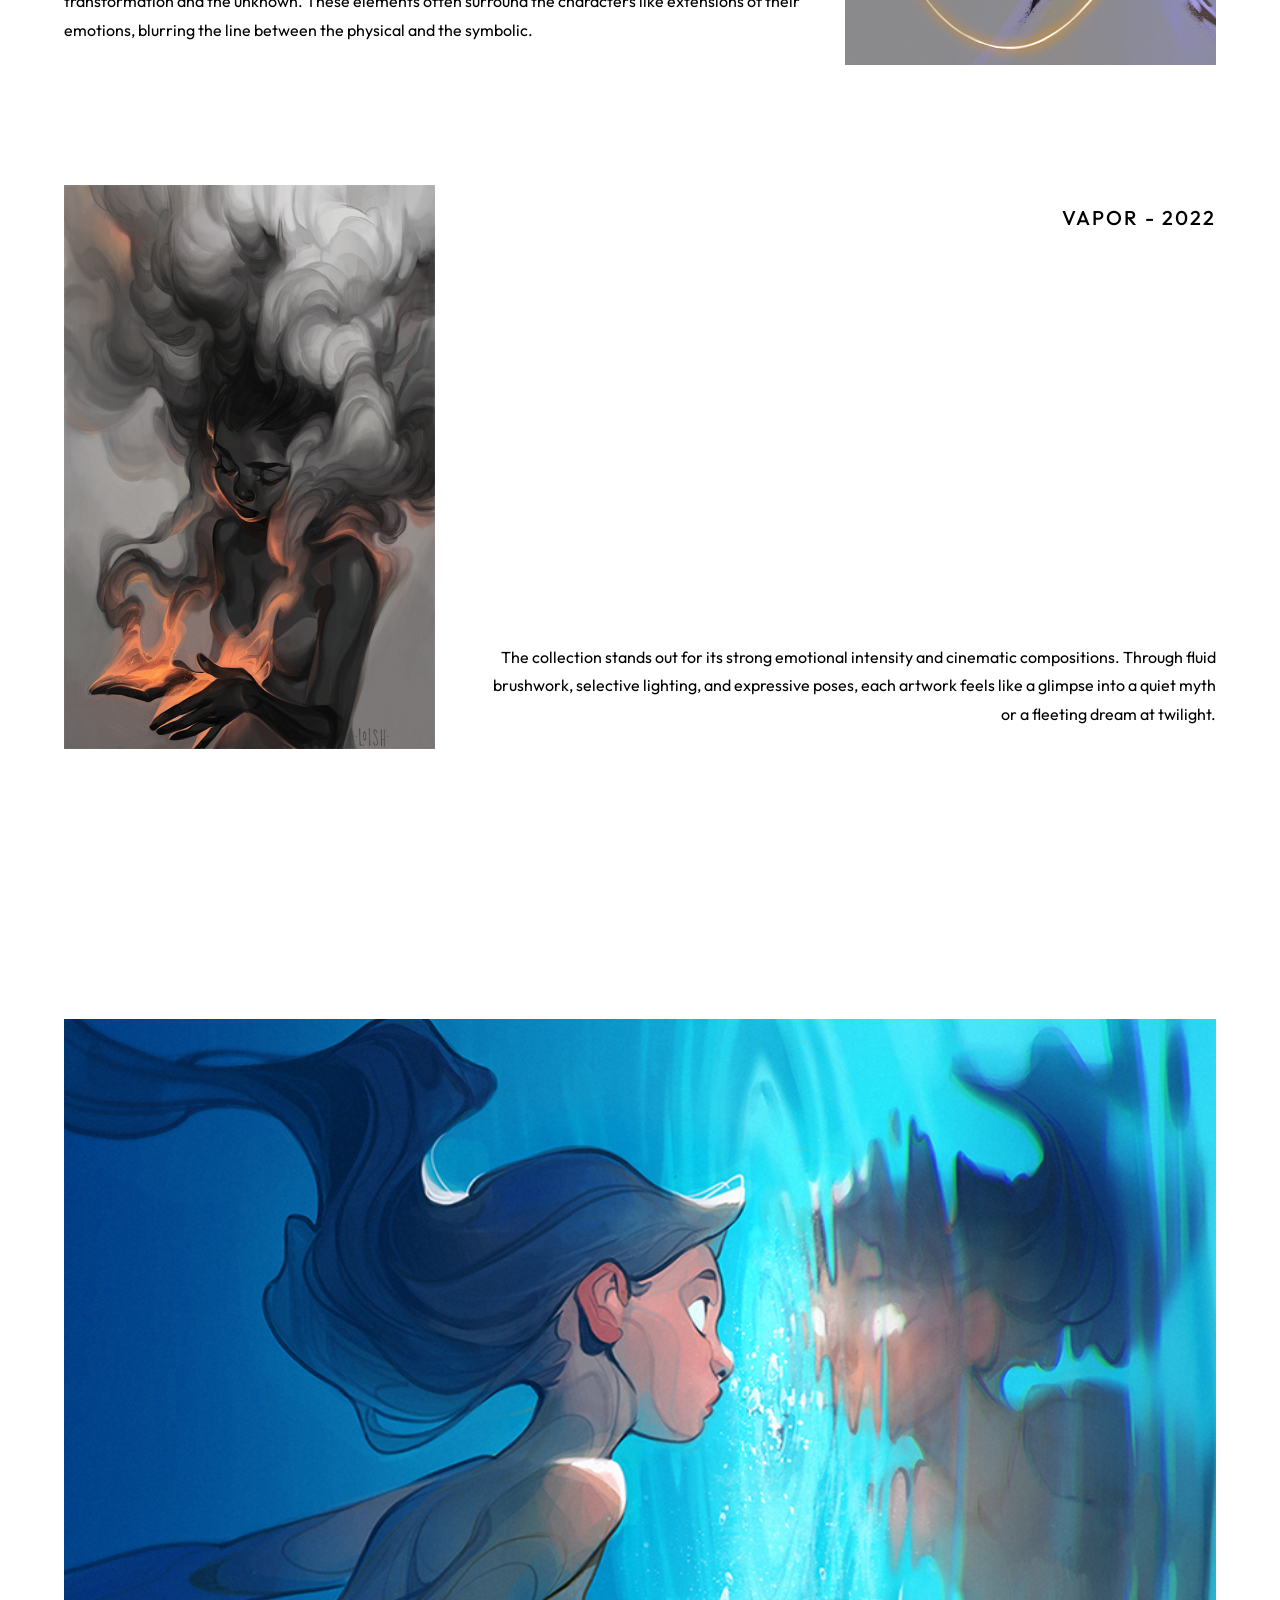
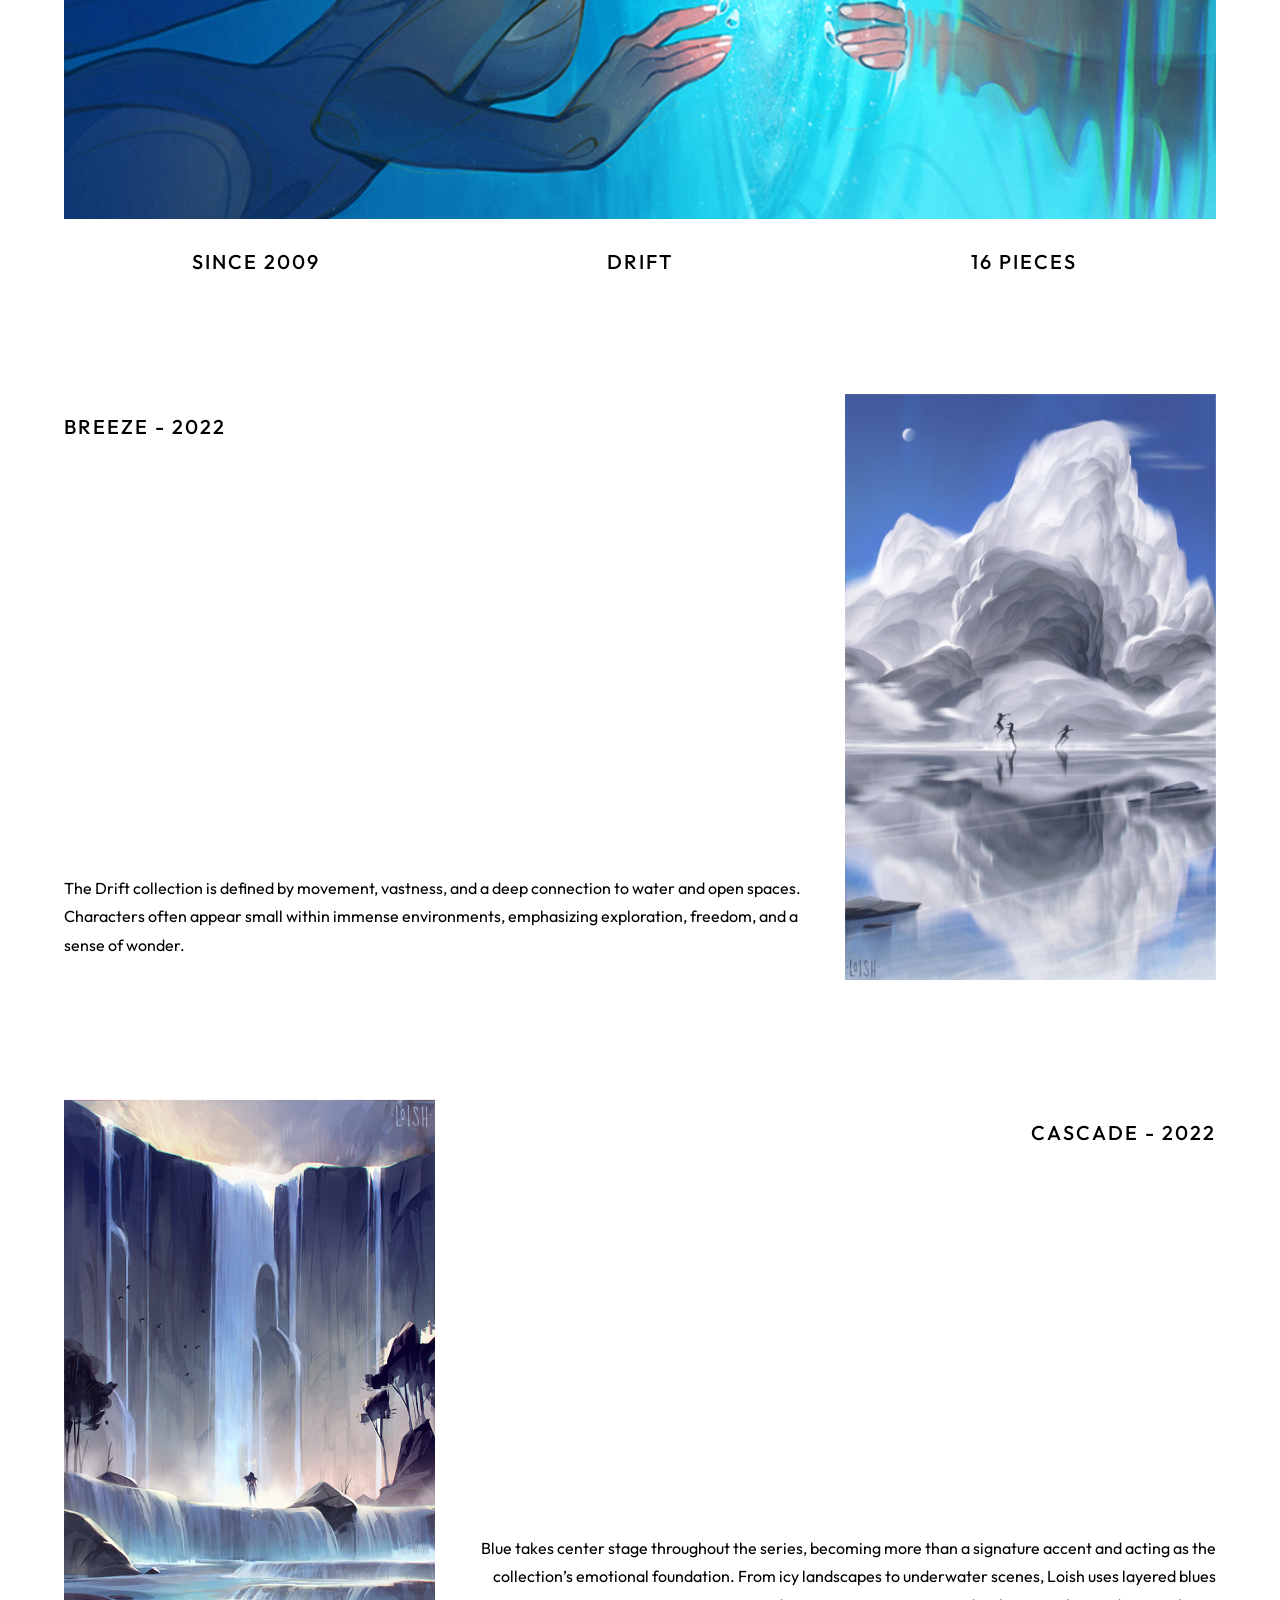
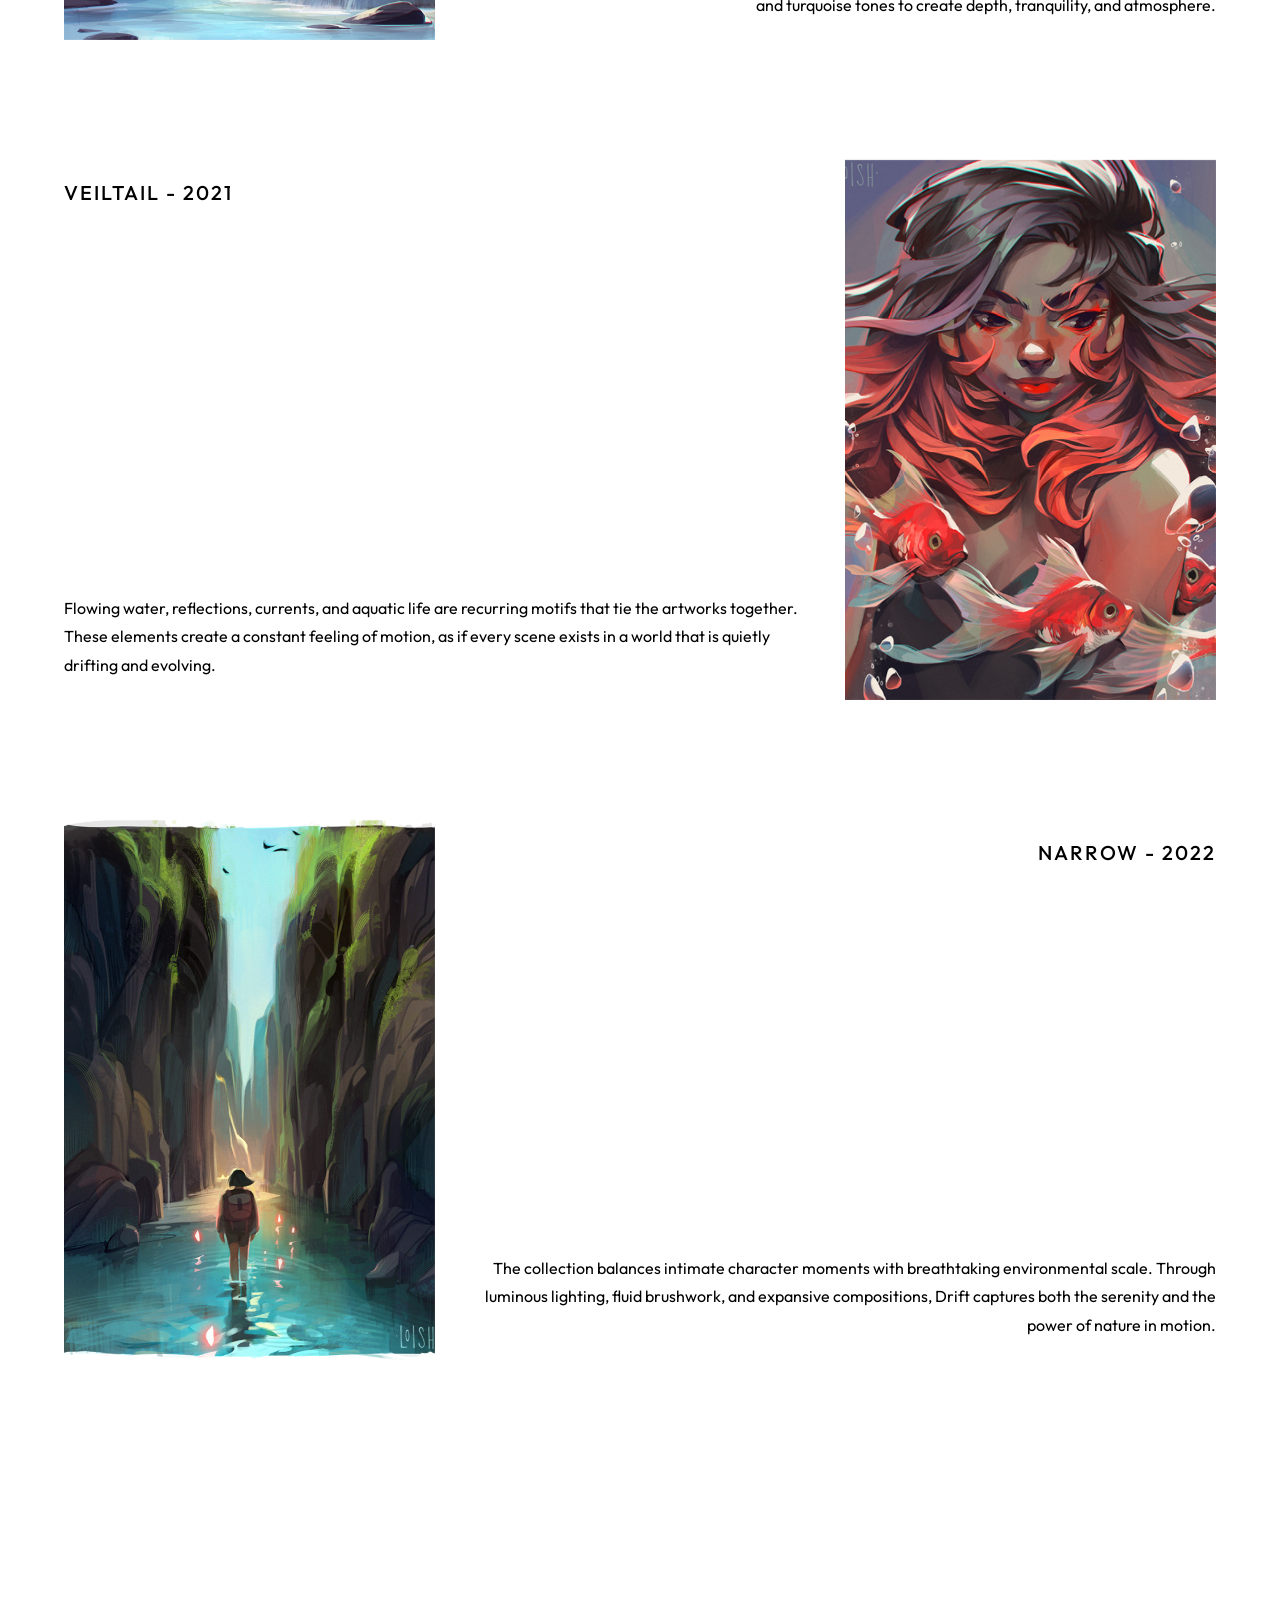
<file: galerie.html>
<!doctype html>
<html lang="en">
<head>
    <meta charset="UTF-8">
    <meta name="viewport"
          content="width=device-width, user-scalable=no, initial-scale=1.0, maximum-scale=1.0, minimum-scale=1.0">
    <meta http-equiv="X-UA-Compatible" content="ie=edge">
    <link rel="stylesheet" type="text/css" href="./dist/css/glightbox.min.css">
    <link rel="stylesheet" type="text/css" href="./style.css">
    <title>LoISH : Gallery</title>
</head>
<body class="galerie">
<div id="menu-mobile">
    <nav>
        <ul>
            <li><a href="index.html">Home</a></li>
            <li><a href="#">Gallery</a></li>
            <li><a href="artiste.html">Artist</a></li>
        </ul>
    </nav>
</div>
<div class="slide" id="none">
    <header>
        <div id="logo">
            <img src="loishnoir.svg" alt="LoISH">
        </div>
        <nav>
            <ul>
                <li><a href="index.html">Home</a></li>
                <li><a href="#">Gallery</a></li>
                <li><a href="artiste.html">Artist</a></li>
            </ul>
            <div id="burger">
                <div class="bar"></div>
                <div class="bar"></div>
                <div class="bar"></div>
            </div>
        </nav>
    </header>
</div>
<div id="logal">
    <img src="loishnoir.svg" alt="LoISH">
    <h5 class="gallery-subtitle">
        Across Multiple Themes
    </h5>
</div>
<section class="collection">
    <img src="images/naturtium_2025_bloom.png" class="hero-image" alt="Bloom">
    <div class="infos">
        <span>SINCE 2012</span>
        <span>BLOOM</span>
        <span>18 PIECES</span>
    </div>
    <div class="bloc bloc-1">
        <div class="txtgal">
            <h6>ROSES - 2025</h6>
            <p class="description">
                The Bloom collection explores themes of growth, transformation, and harmony between nature and the human spirit. Flowers, foliage, and organic shapes are woven into each composition to create a sense of life and renewal.
            </p>
        </div>
        <img src="images/rose_2025_bloom.png" alt="Roses">
    </div>
    <div class="bloc bloc-2">
        <img src="images/flourish_2024_bloom.png" alt="Growth">
        <div class="txtgal">
            <h6>GROWTH - 2024</h6>
            <p class="description">
                A defining characteristic of the series is Loish’s signature use of soft blues and cyan tones. These cool accents balance the warm pinks, greens, and purples, giving the artworks their dreamy and luminous atmosphere.
            </p>
        </div>
    </div>
    <div class="bloc bloc-1">
        <div class="txtgal">
            <h6>GLITCH - 2025</h6>
            <p class="description">
                The illustrations feature flowing forms, delicate lighting, and graceful movement throughout the characters and botanical elements. Hair, petals, vines, and light often blend together, reinforcing the feeling of natural transformation.
            </p>
        </div>
        <img src="images/glitch_2025_bloom.png" alt="Roses">
    </div>
    <div class="bloc bloc-2">
        <img src="images/2_million_2020_bloom.jpg" alt="Growth">
        <div class="txtgal">
            <h6>2 MILLION - 2020</h6>
            <p class="description">
                Beyond its visual beauty, Bloom evokes emotions of wonder, serenity, and introspection. Each piece feels like a fleeting moment of blossoming, capturing the magic and fragility of growth.
            </p>
        </div>
    </div>
</section>
<section class="collection">
    <img src="images/bathroom_2023_cina.png" class="hero-image" alt="Cinamon">
    <div class="infos">
        <span>SINCE 2010</span>
        <span>CINNAMON</span>
        <span>24 PIECES</span>
    </div>
    <div class="bloc bloc-1">
        <div class="txtgal">
            <h6>AFTER THE RAIN - 2020</h6>
            <p class="description">
                The Cinnamon collection highlights Loish’s ability to find beauty in both everyday moments and grand imaginary worlds. From quiet interiors to vast landscapes, each piece captures a strong sense of atmosphere and storytelling.
            </p>
        </div>
        <img src="images/after_the_rain_2020_cina.png" alt="After the rain">
    </div>
    <div class="bloc bloc-2">
        <img src="images/peaks_2021_cina.png" alt="Peaks">
        <div class="txtgal">
            <h6>PEAKS - 2021</h6>
            <p class="description">
                Warm earthy tones dominate the series, with rich browns, amber lights, and soft creams creating a comforting visual identity. As in much of Loish’s work, subtle touches of blue are woven throughout the compositions, adding depth and balance to the palette.
            </p>
        </div>
    </div>
    <div class="bloc bloc-1">
        <div class="txtgal">
            <h6>ICED COFFEE - 2024</h6>
            <p class="description">
                Many illustrations focus on solitude, reflection, and personal experiences, often placing a single figure within a larger environment. This contrast between the individual and their surroundings creates a feeling of intimacy while emphasizing scale and mood.
            </p>
        </div>
        <img src="images/iced_coffee_2024_cina.png" alt="Iced coffee">
    </div>
    <div class="bloc bloc-2">
        <img src="images/waiting_2023_cina.png" alt="Waiting">
        <div class="txtgal">
            <h6>WAITING - 2023</h6>
            <p class="description">
                The collection blends realism with fantasy through expressive brushwork, dramatic lighting, and fluid shapes. Whether depicting a cozy room, an autumn forest, or a surreal landscape, every artwork feels alive with movement and emotion.
            </p>
        </div>
    </div>
</section>
<section class="collection">
    <img src="images/the_deep_2019_dusk.png" class="hero-imagedusk" alt="Dusk">
    <div class="infos">
        <span>SINCE 2006</span>
        <span>DUSK</span>
        <span>35 PIECES</span>
    </div>
    <div class="bloc bloc-1">
        <div class="txtgal">
            <h6>DARK CLOUDS - 2014</h6>
            <p class="description">
                The Dusk collection explores the boundary between light and darkness, blending dreamlike fantasy with emotions that feel mysterious, raw, and deeply personal. Many pieces portray characters caught between vulnerability and power, creating a haunting yet captivating atmosphere.
            </p>
        </div>
        <img src="images/dark_clouds_2014_dusk.jpg" alt="Dark Clouds">
    </div>
    <div class="bloc bloc-2">
        <img src="images/compassion_2024_dusk.png" alt="Compassion">
        <div class="txtgal">
            <h6>COMPASSION - 2024</h6>
            <p class="description">
                Unlike Loish’s brighter collections, Dusk relies heavily on monochromatic palettes, dark shadows, and dramatic contrasts. Her signature touches of blue remain present, subtly enriching the greys, blacks, and pale highlights that define the series.
            </p>
        </div>
    </div>
    <div class="bloc bloc-1">
        <div class="txtgal">
            <h6>MAGPIES - 2025</h6>
            <p class="description">
                Recurring motifs such as birds, smoke, water, spirits, and glowing eyes reinforce themes of transformation and the unknown. These elements often surround the characters like extensions of their emotions, blurring the line between the physical and the symbolic.
            </p>
        </div>
        <img src="images/magpies_2025_dusk.png" alt="Magpies">
    </div>
    <div class="bloc bloc-2">
        <img src="images/vapor_2022_dusk.png" alt="Vapor">
        <div class="txtgal">
            <h6>VAPOR - 2022</h6>
            <p class="description">
                The collection stands out for its strong emotional intensity and cinematic compositions. Through fluid brushwork, selective lighting, and expressive poses, each artwork feels like a glimpse into a quiet myth or a fleeting dream at twilight.
            </p>
        </div>
    </div>
</section>
<section class="collection">
    <img src="images/echo_2023_dr.png" class="hero-imagedusk" alt="Drift">
    <div class="infos">
        <span>SINCE 2009</span>
        <span>DRIFT</span>
        <span>16 PIECES</span>
    </div>
    <div class="bloc bloc-1">
        <div class="txtgal">
            <h6>BREEZE - 2022</h6>
            <p class="description">
                The Drift collection is defined by movement, vastness, and a deep connection to water and open spaces. Characters often appear small within immense environments, emphasizing exploration, freedom, and a sense of wonder.            </p>
        </div>
        <img src="images/breeze_2022_dr.png" alt="Breeze">
    </div>
    <div class="bloc bloc-2">
        <img src="images/cascade_2022_dr.png" alt="Cascade">
        <div class="txtgal">
            <h6>CASCADE - 2022</h6>
            <p class="description">
                Blue takes center stage throughout the series, becoming more than a signature accent and acting as the collection’s emotional foundation. From icy landscapes to underwater scenes, Loish uses layered blues and turquoise tones to create depth, tranquility, and atmosphere.            </p>
        </div>
    </div>
    <div class="bloc bloc-1">
        <div class="txtgal">
            <h6>VEILTAIL - 2021</h6>
            <p class="description">
                Flowing water, reflections, currents, and aquatic life are recurring motifs that tie the artworks together. These elements create a constant feeling of motion, as if every scene exists in a world that is quietly drifting and evolving.            </p>
        </div>
        <img src="images/veiltail_2021_dr.png" alt="Veiltail">
    </div>
    <div class="bloc bloc-2">
        <img src="images/narrow_2022_dr.png" alt="Narrow">
        <div class="txtgal">
            <h6>NARROW - 2022</h6>
            <p class="description">
                The collection balances intimate character moments with breathtaking environmental scale. Through luminous lighting, fluid brushwork, and expansive compositions, Drift captures both the serenity and the power of nature in motion.            </p>
        </div>
    </div>
</section>
<section class="collection">
    <img src="images/crimson_2020_cand.jpg" class="hero-imagedusk" alt="Crimson">
    <div class="infos">
        <span>SINCE 2007</span>
        <span>CANDIED</span>
        <span>24 PIECES</span>
    </div>
    <div class="bloc bloc-1">
        <div class="txtgal">
            <h6>FLAME - 2018</h6>
            <p class="description">
                The Candied collection embraces vibrant color, playful experimentation, and a sense of wonder that feels both whimsical and dreamlike. It showcases Loish’s ability to transform simple ideas into striking visual experiences through bold palettes and imaginative concepts.        </div>
        <img src="images/flame_2018_cand.jpg" alt="Flame">
    </div>
    <div class="bloc bloc-2">
        <img src="images/fungi_2024_cand.png" alt="Fungi">
        <div class="txtgal">
            <h6>FUNGI - 2024</h6>
            <p class="description">
                Bright reds, glowing oranges, electric pinks, and luminous yellows dominate the series, creating a candy-like intensity that gives the collection its name. Even among these saturated colors, subtle hints of blue remain present, providing contrast and maintaining Loish’s recognizable visual signature.        </div>
    </div>
    <div class="bloc bloc-1">
        <div class="txtgal">
            <h6>MOLTEN - 2020</h6>
            <p class="description">
                Many artworks focus on emotion, fantasy, and self-expression, often blending characters with magical light, abstract forms, or surreal environments. The collection moves effortlessly between intimate portraits, fantastical landscapes, and playful creature designs while preserving a cohesive visual identity.        </div>
        <img src="images/molten_2020_cand.jpg" alt="Molten">
    </div>
    <div class="bloc bloc-2">
        <img src="images/space_raccoons_2026_cand.png" alt="Space raccoons">
        <div class="txtgal">
            <h6>SPACE RACCOONS - 2026</h6>
            <p class="description">
                A defining feature of Candied is its celebration of color as a storytelling tool rather than a decorative element. Through glowing highlights, soft gradients, and expressive brushwork, each piece radiates energy, optimism, and a sense of creative freedom.        </div>
    </div>
</section>
<footer class="galerie" id="contact">

    <div class="contact-text">
        <h2>Have a project in mind?</h2>


        <p>I'm always excited to hear about new creative opportunities. Whether you're looking for a commissioned illustration, a commercial collaboration, licensing inquiries, or a long-term partnership, I'd love to learn more about your vision.</p>

        <p> Tell me a bit about your project and how we might work together. I look forward to hearing from you and exploring the possibilities.        </p>
        <div class="contact-svg">
            <img src="loishblanc.svg" >
        </div>

    </div>

    <form class="contact-form">

        <label>NAME *</label>
        <input type="text">

        <label>EMAIL ADDRESS *</label>
        <input type="email">

        <label>PHONE NUMBER</label>
        <input type="tel">

        <label>SERVICES</label>
        <select>
            <option>Select option</option>
            <option>Questions</option>
            <option>Personal project</option>
            <option>Business proposal</option>
        </select>

        <label>TELL ME YOUR IDEA</label>
        <textarea></textarea>

        <div class="consent">
            <input type="checkbox">
            <span>Yes, I agree with the privacy policy even tho it worth nothing</span>
        </div>

        <button type="submit">
            SEND A MESSAGE
        </button>

    </form>

</footer>


<script src="dist/js/glightbox.min.js"></script>
<script>

    const elements = document.querySelectorAll(
        '.bloc img, .bloc .txtgal, .infos, .hero-image, .hero-imagedusk'
    );

    const observer = new IntersectionObserver((entries)=>{
        entries.forEach(entry=>{
            if(entry.isIntersecting){
                entry.target.classList.add('visible');
            }
        });
    },{threshold:0.2});

    elements.forEach(element=>{
        observer.observe(element);
    });


    var lightbox = GLightbox();
    var lightboxDescription = GLightbox({
        selector: '.gal'
    });

    const burger = document.querySelector("#burger");
    const menuMobile = document.querySelector("#menu-mobile");
    //select links (retourne un tableau - array)
    const links = document.querySelectorAll ("#menu-mobile nav ul li a")


    // fonction fléchee () => {}
    burger.addEventListener("click",()=>{
        burger.classList.toggle("open");
        menuMobile.classList.toggle("open");
    })

    //boucle/parcourir le tableau link
    for(let link of links){
        link.addEventListener("click",()=>{
            burger.classList.remove("open")
            menuMobile.classList.remove("open")
        })
    }

</script>
</body>
</html>
</file>
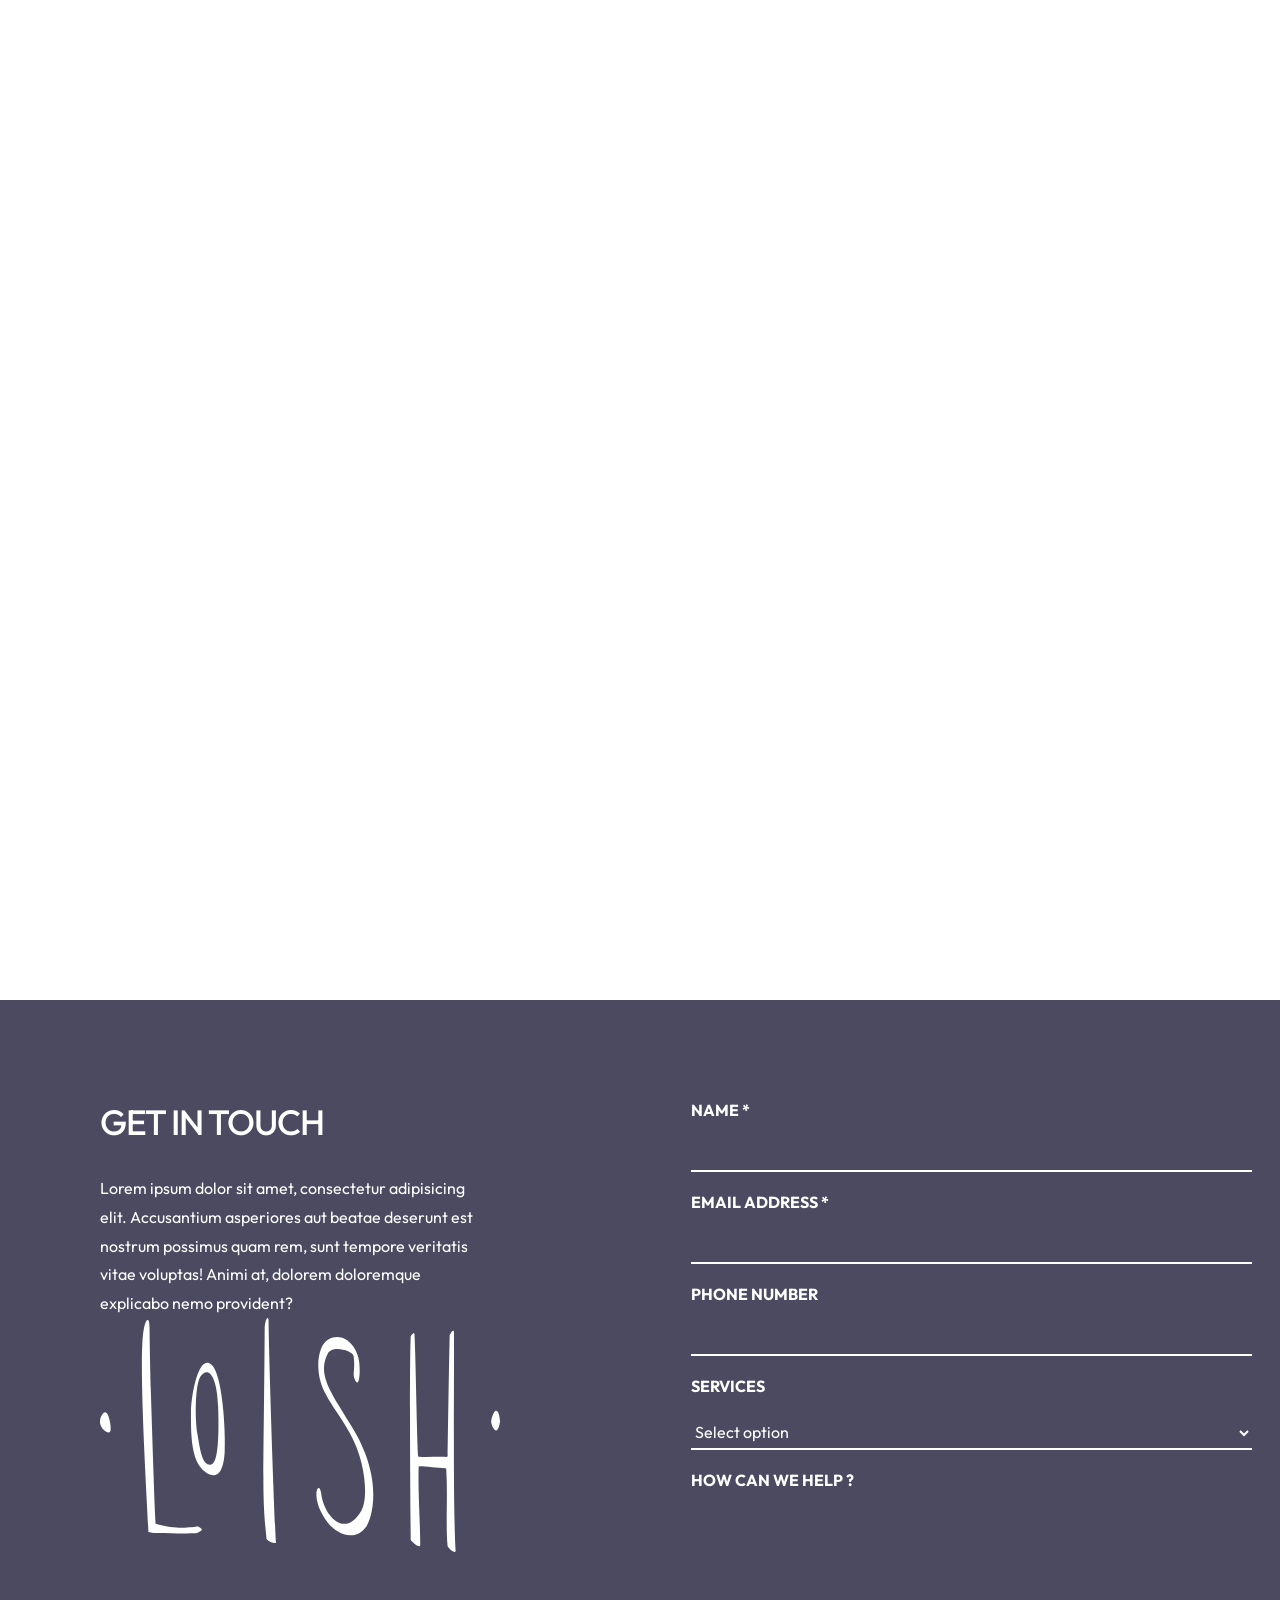
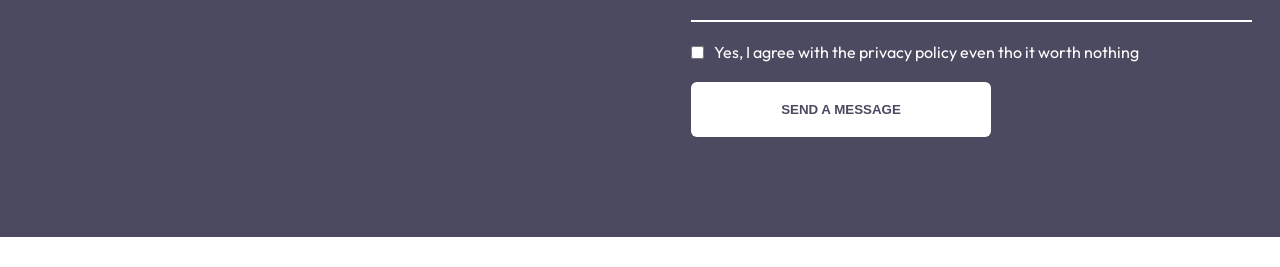
<file: livre.html>
<!doctype html>
<html lang="en">
<head>
    <meta charset="UTF-8">
    <meta name="viewport"
          content="width=device-width, user-scalable=no, initial-scale=1.0, maximum-scale=1.0, minimum-scale=1.0">
    <meta http-equiv="X-UA-Compatible" content="ie=edge">
    <link rel="stylesheet" type="text/css" href="./dist/css/glightbox.min.css">
    <link rel="stylesheet" type="text/css" href="./style.css">
    <title>LoISH : Books</title>
</head>
<body class="books">
<div id="menu-mobile">
    <nav>
        <ul>
            <li><a href="index.html">Home</a></li>
            <li><a href="galerie.html">Gallery</a></li>
            <li><a href="artiste.html">Artist</a></li>
            <li><a href="#">Books</a></li>
        </ul>
    </nav>
</div>
<div class="slide" id="none">
    <header>
        <div id="logo">
            <img src="loishblanc.svg" alt="LoISH">
        </div>
        <nav>
            <ul>
                <li><a href="index.html">Home</a></li>
                <li><a href="galerie.html">Gallery</a></li>
                <li><a href="artiste.html">Artist</a></li>
                <li><a href="#">Books</a></li>
            </ul>
            <div id="burger">
                <div class="bar"></div>
                <div class="bar"></div>
                <div class="bar"></div>
            </div>
        </nav>
    </header>
</div>
<footer class="livre" id="contact">

    <div class="contact-text">
        <h2>GET IN TOUCH</h2>


        <p>
            <span class="30">Lorem ipsum dolor sit amet, consectetur adipisicing elit. Accusantium asperiores aut beatae deserunt est nostrum possimus quam rem, sunt tempore veritatis vitae voluptas! Animi at, dolorem doloremque explicabo nemo provident?</span>
        </p>
        <div class="contact-svg">
            <img src="loishblanc.svg" >
        </div>

    </div>

    <form class="contact-form">

        <label>NAME *</label>
        <input type="text">

        <label>EMAIL ADDRESS *</label>
        <input type="email">

        <label>PHONE NUMBER</label>
        <input type="tel">

        <label>SERVICES</label>
        <select>
            <option>Select option</option>
            <option>Questions</option>
            <option>Personal project</option>
            <option>Business proposal</option>
        </select>

        <label>HOW CAN WE HELP ?</label>
        <textarea></textarea>

        <div class="consent">
            <input type="checkbox">
            <span>Yes, I agree with the privacy policy even tho it worth nothing</span>
        </div>

        <button type="submit">
            SEND A MESSAGE
        </button>

    </form>

</footer>


<script src="dist/js/glightbox.min.js"></script>
<script>
    var lightbox = GLightbox();
    var lightboxDescription = GLightbox({
        selector: '.gal'
    });

    const burger = document.querySelector("#burger");
    const menuMobile = document.querySelector("#menu-mobile");
    //select links (retourne un tableau - array)
    const links = document.querySelectorAll ("#menu-mobile nav ul li a")


    // fonction fléchee () => {}
    burger.addEventListener("click",()=>{
        burger.classList.toggle("open");
        menuMobile.classList.toggle("open");
    })

    //boucle/parcourir le tableau link
    for(let link of links){
        link.addEventListener("click",()=>{
            burger.classList.remove("open")
            menuMobile.classList.remove("open")
        })
    }

</script>
</body>
</html>
</file>
<file: style.css>
@import url('https://fonts.googleapis.com/css2?family=Anton&family=DM+Sans:ital,opsz,wght@0,9..40,100..1000;1,9..40,100..1000&display=swap');
@import url('https://fonts.googleapis.com/css2?family=Outfit:wght@100..900&display=swap');
/*
font-family: "Anton", sans-serif;
font-family: "DM Sans", sans-serif;
font-family: "Outfit", sans-serif;
->
// <weight>: Use a value from 100 to 900
// <uniquifier>: Use a unique and descriptive class name

.outfit-<uniquifier> {
  font-family: "Outfit", sans-serif;
  font-optical-sizing: auto;
  font-weight: <weight>;
  font-style: normal;
}


nb: c'est la derniere css ecrite dans index.html au debut dans les <link> qui a le dernier mot si conflit
 */

*{
    margin: 0;
    padding: 0;
}


body.home{
        background-color: #d5d5ed;
    }

body.galerie{
    background-color: #ffffff;
}

body.artist{
    background-color: #000000;
}

body.artist header nav ul li a{
    color: white;
}

body.books header nav ul li a{
    color: white;
}



.slide{
    width: 100%;
    min-height: 100vh;
    }

.container{
    width: 90%;
    margin: 0 auto;
    }

#home{
    display: grid;
    grid-template-columns: repeat(12, 1fr);
    grid-auto-rows: auto;
    }


header{
    grid-column: 1 / span 12;
    display: flex;
    justify-content: space-between;
    align-items: center;
    }

header nav{
    width: 50%;
    display: flex;
    align-items: center;
    }

header nav ul{
    width: 100%;
    display: flex;
    justify-content: space-evenly;
    list-style:none;
    }

header nav ul li a{
    color: black;
    text-decoration: none;
    font-family: 'DM Sans', sans-serif;
    font-weight: 600;
    }

#burger{
    width: 50px;
    height: 40px;
    position: relative;
    z-index: 100;
    display: none;
    top: 15px;
    right: 15px;
    }

#burger .bar{
    position: absolute;
    display: block;
    width: 100%;
    height: 2px;
    background-color: black;
    transition: all 0.5s;
    }

#burger .bar:nth-child(1)
    {   top: 0;
        width: 100%;
    }

    #burger .bar:nth-child(2)
    {   top: 50%;
        width: 70%;
        transform: translateY(-50%);
    }

    #burger .bar:nth-child(3)
    {   top: 100%;
        transform: translateY(-100%);
        width: 45%;
    }

    #burger.open .bar:nth-child(1){
        /* le .open sert à l'animation des barres du menu, et l'espace veut dire -enfant de- */
        top: 50%;
        width:100%;
        background-color: #dcddee;
        transform: translateY(-50%) rotate(45deg);
    }

    #burger.open .bar:nth-child(2){
        transform: translateY(-50%) scale(0);
        opacity: 0;
    }

    #burger.open .bar:nth-child(3){
        transform: translateY(-50%) rotate(-45deg);
        background-color: #dcddee;
        top:50%;
        width: 100%;
    }

#menu-mobile{
    display: flex;
    justify-content: center;
    align-items: center;
    background-color: #4c4a61;
    position: fixed;
    top: 0;
    left: 100%;
        /*le menu est cahé à gauche avec le left 100%
        et la transition se place ici dessous pour le faire slide  a la vitesse voulue */
    z-index: 99;
    width: 100%;
    height: 100vh;
    transition: all 0.8s;
    }

#menu-mobile.open{
    left: 0 ;
    }

#menu-mobile nav ul{
    list-style: none;
    }

#menu-mobile nav ul li{
    margin-bottom: 25px;
    }

#menu-mobile nav ul li a{
    text-decoration: none;
    color: white;
    font-family: 'DM Sans', sans-serif;
    font-size: 25px;
    }

#logo{
    width: 70px;
    margin-left: 50px;
    margin-top: 10px;
    height: auto;
    display: block;
    }
/*barres artist ne pas oublier*****************/
body.artist #burger .bar{
    background-color:white;
}
/*****************************************FOOTER**********************************************************/
#contact.galerie{
    background-color: #000000;
}

#contact.artiste{
    background-color: #d3d3eb;
}


#contact{
    min-height:70vh;
    width:min(1200px, 90%);
    margin:100px auto 30px;
    padding:100px;
    display:grid;
    grid-template-columns:1fr 1fr;
    gap:30px;
    background-color:#4c4a61;
    color:white;
}
.contact-svg{
    width:100%;
    max-width:400px;
    height:auto;
}
.contact-text h2{
    color: #ffffff;
    font-size:2.2rem;
    margin-bottom:30px;
    font-weight:500;
    letter-spacing:-1px;
    font-family: 'outfit', sans-serif;
}


.contact-text p{
    font-size: 1rem;
    font-family: 'outfit', sans-serif;
    line-height:1.8;
    max-width:70%;
}

.contact-form{
    display:flex;
    flex-direction:column;
    gap:20px;
}

.contact-form label{
    font-weight:bold;
    font-size:1rem;
    font-family: 'outfit', sans-serif;
}

.contact-form input, .contact-form select, .contact-form textarea{
    background:none;
    font-family: 'outfit', sans-serif;
    border:none;
    border-bottom:2px solid white;
    color: #ffffff;
    padding:5px 0;
    font-size:1rem;
}

.contact-form select option{
    color: #000000;
}

textarea{
    resize:none;
    height:100px;
}

.consent{
    display:flex;
    font-family: outfit, sans-serif;
    align-items:center;
    gap:10px;
}

button{
    width:300px;
    padding:20px;
    border:none;
    background: #ffffff;
    color: #4b4960;
    font-weight:bold;
    border-radius:6px;
    cursor:pointer;
    transition:.3s;
}

button:hover{
    transform:translateY(-3px);
}

/********************** top index *****************************/

.top-container{
    grid-column: 1 / span 12;
    position: relative;
    width: 99%;
    max-width: 100%;
    height: 95vh;
    margin: 0 auto;
    display: flex;
    justify-content: center;
    align-items: center;
}

.imggauche{
    position: absolute;
    top: 35px;
    left: 50px ;
    width: 700px;
    height: auto;
    border-radius: 30px;
    display: block;
    animation: arriveeGauche 1.2s ease-out forwards;
}

h1{
    margin: 0;
    width: auto;
}
h1 img{
    width: 200px;
    height: auto;
    display: block;
    animation: arriveeCentre 1.2s ease-out forwards;
}

.imgdroite{
    position: absolute;
    bottom: 30px;
    right: 50px ;
    width: 600px;
    height: auto;
    display: block;
    border-radius: 30px;
    animation: arriveeDroite 1.2s ease-out forwards;
}

.imggauche,
.imgdroite{
    transition: transform .3s ease;
}

.imggauche:hover,
.imgdroite:hover{
    transform: scale(1.05);
}



.social-links{
    position: absolute;
    height: 70px;
    bottom: 30px;
    left: 5%;
    display: flex;
    margin-top: 10px;
    animation: arriveeGauche 1.2s ease-out forwards;
    justify-content:center;
    gap:150px;
}
.social-links img{
    width: 50px;
    height: 50px;
    transition: transform .2s ease;
}

.social-links img:hover{
    transform: translateY(-3px);
}
/************************************************** HOME GALERIE *************************************************/
#galerie h2{
    font-family: "outfit", sans-serif;
    font-size: 15px;
    justify-items: center;
    text-align: center;
    align-items: center;
    overflow: hidden;
}

h2{
    justify-items: center;
    align-items: center;
}

#galerie .container{
    padding-top: 400px;
    overflow: hidden;
}

#container-gal{
    display: grid;
    height: 250vh;
    grid-template-columns: repeat(17, 1fr);
    grid-template-rows: repeat(14, 1fr);
    gap: 20px;
    overflow: hidden;
}

.img1{
    grid-column: 2 / span 5;
    grid-row: 4 / span 2;
}


.img2{
    grid-column: 1 / span 5;
    grid-row: 6 / span 3 ;
}

.img3{
    grid-column: 6 / span 5;
    grid-row: 6 / span 2 ;
}

.img4{
    grid-column: 6 / span 4;
    grid-row: 11 / span 3 ;
}

.img5{
    grid-column: 14 / span 4;
    grid-row: 9 / span 3 ;
}

.img6{
    grid-column: 11 / span 3;
    grid-row: 4 / span 4 ;
}

.img7{
    grid-column: 2 / span 4;
    grid-row: 9 / span 3 ;
}

.img8{
    grid-column: 6 / span 8;
    grid-row: 8 / span 3 ;
}

.img9{
    grid-column: 7 / span 4;
    grid-row: 3 / span 3 ;
}

.img10{
    grid-column: 14 / span 4;
    grid-row: 3 / span 3 ;
}

.img11{
    grid-column: 14 / span 4;
    grid-row: 6 / span 3 ;
}
.img12{
    grid-column: 10 / span 4;
    grid-row: 11 / span 2 ;
}
.images a{
    display: block;
    width: 100%;
    height: 100%;
    text-decoration: none;
    opacity: 0;
    transform: translateY(50px) scale(0.95);
    transition: all 0.8s ease;
}

.images a.visible {
    opacity: 1;
    transform: translateY(0) scale(1);
    overflow: hidden;
}

.images a img{
    width: 100%;
    height: 100%;
    object-fit: cover;
    object-position: center center ;
}
/**************************************************PRESENTATION ARTISTE***********************************/
#artist{
    min-height: 100vh;
    overflow-x: hidden;
    display: flex;
    flex-direction: column;
    padding-top: 400px;
}
.artist{
    width: 100%;
    min-height: 100vh;
    display:block;
}

.artist-pres{
    display:flex;
    justify-content:center;
    gap:250px;
    margin-top:500px;
    align-items:center;
    color:white;
    width:99%;
    transition:all 1s ease;
}

.artist-pres img{
    width:500px;
    height:auto;
    opacity:0;
    transform:translateX(-100px);
    transition:all 1s ease;
}
.artist-pres.visible{
    opacity:1;
    transform:translateY(0);
}



.artist-pres img.visible,
.artist-text.visible{
    opacity:1;
    transform:translateX(0);
}

.video-title,
.artist-video{
    opacity:0;
    transform:translateY(50px);
    transition:all 1s ease;
}
.video-title.visible,
.artist-video.visible{
    opacity:1;
    transform:translateY(0);
}
.artist-pres img{
    width:500px;
    height:auto;
}
.artist-text{
    width:400px;
    font-family:'Outfit', sans-serif;
    text-align:center;
    color:white;
    opacity:0;
    transform:translateX(-100px);
    transition:all 1s ease;
}

h4{
    font-family: 'outfit', sans-serif;
    font-size: 20px;
    color: white;
    letter-spacing: 4px;
    text-align: center;
    animation: arriveeDroite 1.2s ease-out forwards
}

.artist-video{
    margin-top: 50px;
    margin-bottom: 300px;
    display: flex;
    width: 100%;
    justify-content: center;
    animation: arriveeCentre 1.2s ease-out forwards;
}
.artist-video iframe{
    width: 65vw !important;
    aspect-ratio: 16 / 9;
    border: none;
}

.video-title{
    color:white;
    text-align:center;
    margin-top:500px;
    font-family: 'outfit', sans-serif;
    animation: arriveeCentre 1.2s ease-out forwards;
}

.artist-video iframe{
    width:80vw;
    max-width:1000px;
    aspect-ratio:16/9;
    border:none;
    border-radius:20px;
    overflow:hidden;
}
/*********************************GALLERY PAGE **************************/
#logal{
    position:absolute;
    top:56%;
    left:50%;
    transform:translate(-50%, -50%);
    width:200px;
    height:auto;
    animation: arriveeCentre 1.2s ease-out forwards;
}

.gallery-subtitle{
    text-align:center;
    font-size:12px;
    letter-spacing:4px;
    text-transform:uppercase;
    color: #a1a1a1;
    font-family: 'Outfit', sans-serif;
    margin-top:10px;
    animation: arriveeCentre 3s ease-in-out forwards;
}
.collection{
    width:90%;
    margin:auto;
}

.hero-image{
    width:100%;
    height:800px;
    object-fit:cover ;
    display:block;
    object-position: center 10%;
    transition:all 1s ease;
    opacity: 0;

}
.hero-imagedusk{
    width:100%;
    height:800px;
    object-fit:cover ;
    display:block;
    object-position: center 20%;
    transition:all 1s ease;
    opacity: 0;
}
.hero-image.visible, .hero-imagedusk.visible{
    opacity: 1;
    animation: arriveeCentre 1.2s ease-out forwards;

}

.infos{
    display:grid;
    grid-template-columns:1fr 1fr 1fr;
    margin:30px 0;
    text-align:center;
    font-family:'Outfit', sans-serif;
    font-size:20px;
    letter-spacing:2px;
    font-weight:500;
    letter-spacing:2px;
}
.infos span{
    opacity:0;
}

.infos.visible span:nth-child(1){
    animation:arriveeCentre 1.2s ease-out forwards;
    animation-delay:1s;
}

.infos.visible span:nth-child(2){
    animation:arriveeCentre 1.2s ease-out forwards;
    animation-delay:1.4s;
}

.infos.visible span:nth-child(3){
    animation:arriveeCentre 1.2s ease-out forwards;
    animation-delay:2s;
}
.bloc{
    display:grid;
    grid-template-columns:2fr 1fr;
    gap:40px;
    margin:120px 0;
    align-items:stretch;
}
.bloc-2{
    grid-template-columns:1fr 2fr;
}
.bloc img{
    width:100%;
    height:100%;
    object-fit:cover;
    display:block;
    opacity:0;
    transition:all 1s ease;

}
.bloc-1 .txtgal,
.bloc-1 img{
    opacity:0;
}
.bloc-1 .txtgal{
    text-align:left;
}
.bloc-2 .txtgal{
    text-align:right;
}
.bloc-1 .txtgal.visible{
    animation: arriveeGauche 1.2s ease-out forwards;
    animation-delay:0.8s;
}

.bloc-1 img.visible{
    animation:arriveeDroite 1.2s ease-out forwards;
}

.bloc-2 img,
.bloc-2 .txtgal{
    opacity:0;
    display:flex;
    flex-direction:column;
    justify-content:space-between;
    text-align:right;
    align-items:flex-end;
}

.bloc-2 img.visible{
    animation: arriveeGauche 1.2s ease-out forwards;
}

.bloc-2 .txtgal.visible{
    animation:arriveeDroite 1.2s ease-out forwards;
    animation-delay:0.8s;
}
.txtgal{
    display:flex;
    flex-direction:column;
    justify-content:space-between;
    min-height:500px;
    padding:20px 0;
}
.txtgal h6{
    margin:0;
    font-family:'Outfit', sans-serif;
    font-size:20px;
    letter-spacing:2px;
    font-weight:500;
    letter-spacing:2px;
}
.description{
    margin:0;
    font-family:'Outfit', sans-serif;
    font-size:16px;
    line-height:1.8;
    max-width:800px;

}
.collection{
    width:90%;
    margin:auto;
    padding-bottom:150px;
}
/********************************KEYFRAMES ******************************************/

@keyframes arriveeGauche{
    from{
        transform: translateX(-50px);
        opacity:0;
    }

    to{
        transform: translateX(0);
        opacity:1;
    }
}

@keyframes arriveeDroite{
    from{
        transform: translateX(50px);
        opacity:0;
    }

    to{
        transform: translateX(0);
        opacity:1;
    }
}

@keyframes arriveeCentre{
    from{
        opacity:0;
    }

    to{
        opacity:1;
    }
}

    /*********************************************************** Media burger *********************************************/

    @media all and (max-width: 1080px)
    {
        #hero{
            grid-column: 3 / span 6;}
    }

    @media all and (max-width: 815px)
    {
        header nav ul{
            display: none;}

        header nav{
            justify-content: end;}

        #burger{
            display: block;
            margin-right: 15px;
        }
    }

    @media all and (max-width: 690px)
    {
        #hero{
            grid-column: 2 / span 10;
        }
        #pres .gauche, #pres .droite{
            width: 100%;
        }
        #pres .gauche{
            height: 300px;
        }

        #container-gal{
            grid-template-columns: 1fr 1fr;
        }
    }

    @media all and (max-width: 410px)
    {
        #hero{
            grid-row: 3 / span 7;
        }
        #container-gal{
            grid-template-columns: 1fr;
        }
    }
    @media (max-width:900px) {

        #contact {
            grid-template-columns:1fr;
            gap: 50px;
            padding: 50px;
        }
                                }
/**media footer ************************************************************************/
@media screen and (max-width:1200px){

    #contact{
        grid-template-columns:1fr;
        padding:50px;
        height:auto;
    }
    .contact-text p{
        max-width:100%;
    }
    .contact-svg{
        max-width:300px;
        margin:20px auto;
    }

    button{
        width:100%;
    }
}
@media screen and (max-width:1200px){

    #galerie .container{
        padding-top:100px;
    }

    #container-gal{
        height:auto;
    }
}
@media screen and (max-width:768px){

    #galerie .container{
        padding-top:50px;
    }

    #container-gal{
        height:auto;
    }
}
/**responsive index***********************************************************/
@media screen and (max-width:768px){
    *{
        margin:0;
        padding:0;
        box-sizing:border-box;
    }

    html,
    body{
        overflow-x:hidden;
    }

    .top-container{
        position:static;
        height:auto;
        display:flex;
        flex-direction:column-reverse;
        align-items:center;
        gap:40px;
        padding:40px 20px;
    }

    .imggauche,
    .imgdroite{
        position:static;
        width:90%;
        max-width:350px;
        height:auto;
    }

    h1 img{
        width:180px;
    }

    .social-links{
        position:static;
        gap:40px;
        justify-content:center;
        display:flex;
        width:fit-content;
        margin:30px auto 0 auto;
        width:fit-content;
        grid-column:1 / span 12;
        justify-self:center;
        margin-bottom: 200px;
    }

}
@media screen and (min-width:768px) and (max-width:1200px){
    *{
        margin:0;
        padding:0;
        box-sizing:border-box;
    }

    html,
    body{
        overflow-x:hidden;
    }

    .top-container{
        position:static;
        display:grid;
        grid-template-columns:1fr 1fr;
        gap:40px;
        justify-items:center;
        align-items:center;
        height:auto;
        padding:60px 40px;
    }

    h1{
        grid-column:1 / span 2;
        order:-1;
    }

    h1 img{
        width:180px;
    }

    .imggauche,
    .imgdroite{
        position:static;
        width:100%;
        max-width:350px;
    }

    .social-links{
        position:static;
        display:flex;
        justify-content:center;
        gap:150px;
        width:fit-content;
        margin:50px auto 0 auto;
        width:fit-content;
        margin:50px auto;
        grid-column:1 / span 12;
        justify-self:center;
        margin-bottom: 300px;}
}




@media screen and (max-width:768px){

    #galerie .container{
        padding-top:100px;
    }

    #container-gal{
        display:grid;
        margin-top: 100px;
        grid-template-columns:repeat(2, 1fr);
        gap:20px;
        height:auto;
        grid-template-rows:auto;
    }

    .img1,.img2,.img3,.img4,.img5,.img6,
    .img7,.img8,.img9,.img10,.img11,.img12{
        grid-column:auto;
        grid-row:auto;
    }

    .images a img{
        width:100%;
        aspect-ratio:4/5;
        object-fit:cover;
        display:block;
    }
}
@media screen and (min-width:769px) and (max-width:1200px){

    #galerie .container{
        padding-top:100px;
    }

    #container-gal{
        display:grid;
        margin-top: 140px;
        grid-template-columns:repeat(4,1fr);
        grid-template-rows:auto;
        height:auto;
        gap:15px;
    }

    .img1,.img2,.img3,.img4,.img5,.img6,
    .img7,.img8,.img9,.img10,.img11,.img12{
        grid-column:auto;
        grid-row:auto;
    }
}


/**responsive gallery*****************************************************/

@media (max-width:768px){

    .bloc,
    .bloc-2{
        grid-template-columns:1fr;
    }

    .txtgal{
        min-height:auto;
        gap:30px;
    }

}
@media screen and (max-width:768px){

    .hero-image,
    .hero-imagedusk{
        height:350px;
        object-fit:cover;
        object-position:center 10%;
    }

    .infos{
        margin:20px 0;
        font-size:12px;
    }
}

/*les orientations je savait pas que c'était possible je me cassait la tête à chercher les dimensions moyennes des tablettes en portrait et paysage mais j'ai trouvé ça et c'est encore mieux */

@media screen and (min-width:769px) and (max-width:1200px) and (orientation:portrait){

    .bloc,
    .bloc-2{
        grid-template-columns:1fr;
        gap:30px;
    }

    .txtgal{
        min-height:auto;
    }

    .bloc img{
        width:100%;
        height:auto;
    }
}
@media screen and (min-width:769px) and (max-width:1200px) and (orientation:landscape){

    .bloc{
        grid-template-columns:1.5fr 1fr;
    }

    .bloc-2{
        grid-template-columns:1fr 1.5fr;
    }

    .txtgal{
        min-height:auto;
    }

    .bloc img{
        width:100%;
        height:auto;
    }
}

/** pres artist media ******************************************************************/
@media screen and (max-width:768px){

    #artist{
        padding-top:20px;
    }

    .artist-pres{
        flex-direction:column;
        gap:20px;
        margin-top:20px;
        width:100%;
        align-items:center;
    }

    .artist-pres img{
        width:280px;
        max-width:none;
    }
    .artist-text{
        width:280px;
        text-align:center;
    }



    h4{
        margin:0 0 20px 0;
        height:80vh;
        display:flex;
        justify-content:center;
        align-items:center;
    }
    .artist-video{
        display:flex;
        justify-content:center;
        margin:40px auto 150px;
    }
    .video-title{
        max-width:600px;
        margin:120px auto 40px;
        text-align:center;
        font-size:1.2rem;
        line-height:1.4;
    }
    .video-title::after{
        content:"";
        display:block;
        width:80px;
        height:2px;
        background:white;
        margin:20px auto 0;
        opacity:.4;
    }

}
@media screen and (min-width:769px) and (max-width:1200px){

    #artist{
        padding-top:0;
    }

    h4{
        height:90vh;
        display:flex;
        justify-content:center;
        align-items:center;
        margin:0;
        font-size:24px;
    }

    .artist-pres{
        display:flex;
        flex-direction:row;
        justify-content:center;
        align-items:center;

        gap:60px;

        width:90%;
        margin:0 auto 100px;
    }

    .artist-pres img{
        width:350px;
        height:auto;
    }

    .artist-text{
        width:300px;
        text-align:left;
    }
    .artist-video{
        display:flex;
        justify-content:center;
        margin:40px auto 150px;
    }

    .video-title{
        max-width:600px;
        margin:120px auto 40px;
        text-align:center;
        font-size:1.4rem;
        line-height:1.4;
    }
    .video-title::after{
        content:"";
        display:block;
        width:80px;
        height:2px;
        background:white;
        margin:20px auto 0;
        opacity:.4;
    }

}
</file>
